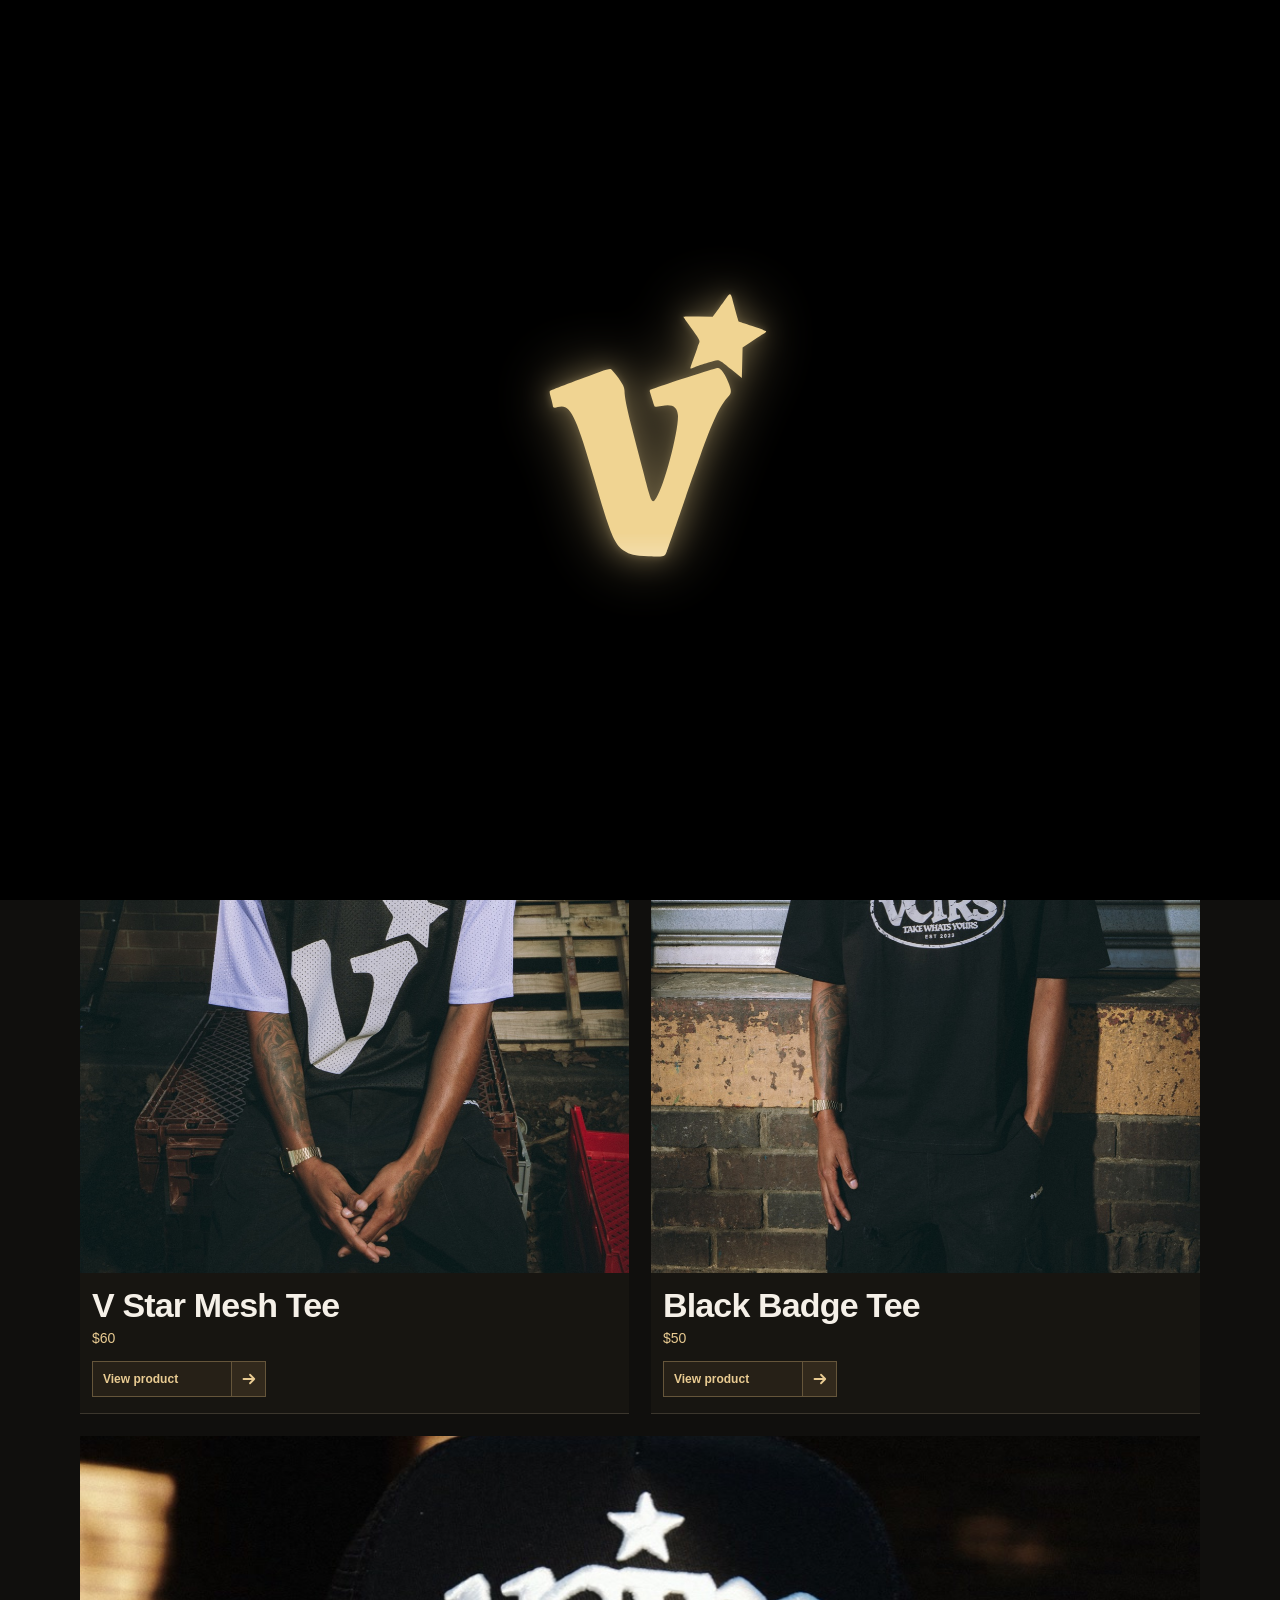
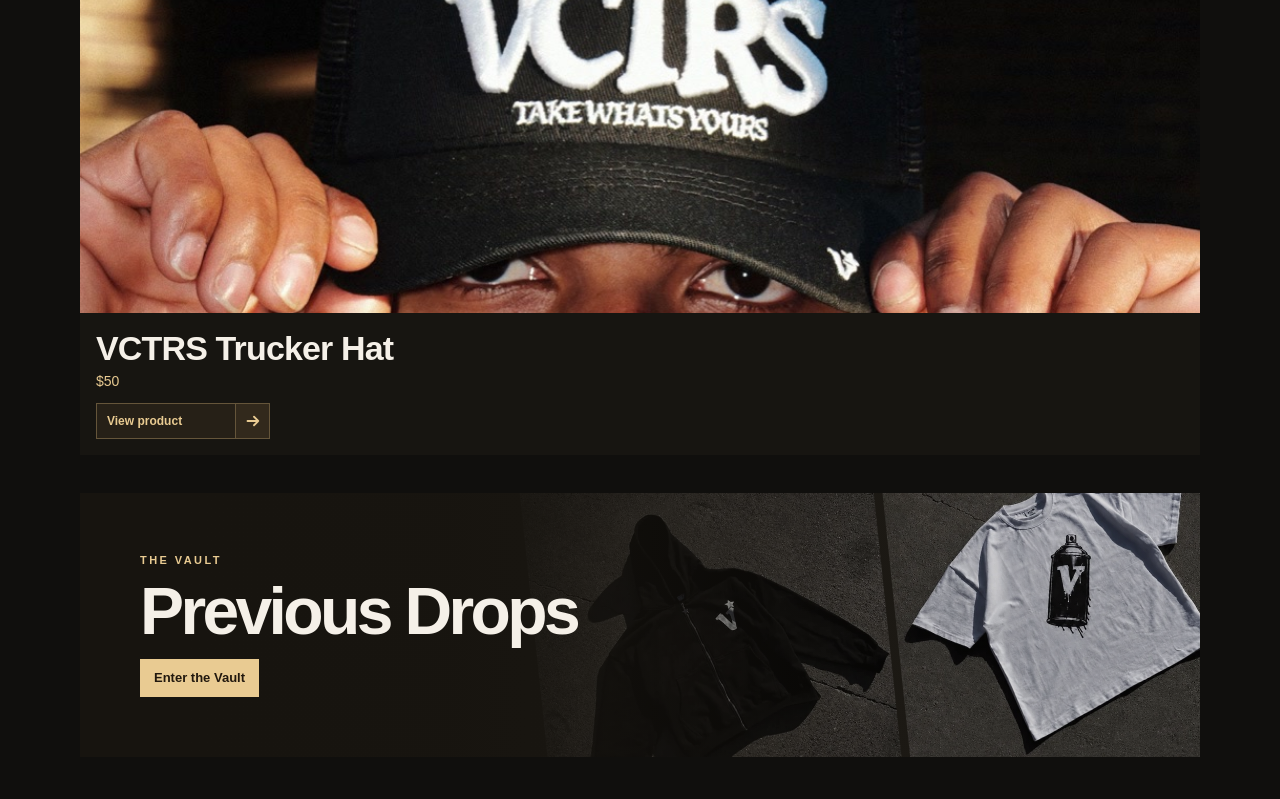
<file: index.html>
<!doctype html>
<html lang="en-AU">
<head>
<meta charset="utf-8">
<meta name="robots" content="noindex, nofollow">
<meta name="viewport" content="width=device-width, initial-scale=1">
<title>VCTRS — Storefront</title>
<link rel="icon" href="assets/v-star.svg" type="image/svg+xml">
<link rel="stylesheet" href="shop-panels.css?v=4">
<link rel="stylesheet" href="vault-transition.css?v=1">
<script src="vault-transition.js?v=1"></script>
<style>
:root{color-scheme:dark;--ink:#100f0d;--paper:#f5f0e8;--gold:#e9cb92;--muted:#bdb6a9;--rule:#3b362d}
*{box-sizing:border-box}
body{margin:0;background:var(--ink);color:var(--paper);font:16px/1.4 Arial,sans-serif}
a,button,select{color:inherit}
button,select{font:inherit;cursor:pointer}
button:focus-visible,a:focus-visible,select:focus-visible{outline:2px solid var(--gold);outline-offset:4px}
[hidden]{display:none!important}
#store{--storebar-height:63px}
.store-top{position:sticky;top:0;z-index:3}
.kicker{color:var(--gold);font-size:11px;font-weight:700;letter-spacing:.22em;text-transform:uppercase}
.wrap{width:min(1120px,calc(100% - 48px));margin-inline:auto}
.storebar{min-height:var(--storebar-height);display:flex;align-items:center}
.logo{display:block;flex:none;width:94px;height:35px;background:var(--paper);mask:url('assets/wordmark.svg') center/contain no-repeat}
.campaign{height:clamp(310px,56svh,620px);position:relative;isolation:isolate;overflow:hidden;background:var(--ink)}
.campaign video{position:absolute;inset:0;width:100%;height:100%;object-fit:cover;mask-image:linear-gradient(to bottom,transparent 3%,#000c 18%,#000d 40%,#0009 70%,transparent 96%)}
.campaign-copy{position:relative;z-index:1;height:100%;display:flex;flex-direction:column;align-items:flex-start;justify-content:flex-end;padding-bottom:24px}
.campaign-play{position:absolute;z-index:2;top:14px;right:max(14px,calc((100% - 1120px)/2));min-height:44px;padding:7px 13px;border:1px solid #e9cb9299;background:#17130deb;color:var(--gold);font-size:13px;font-weight:700}
.campaign-play:hover{background:var(--gold);color:#21180e}
h1,h2,h3,p{margin:0}
h1{font:900 clamp(56px,11vw,142px)/.84 Arial,sans-serif;letter-spacing:-.085em;text-transform:uppercase;margin:7px 0 16px;text-shadow:0 2px 20px #0005}
.scroll-link{display:inline-flex;align-items:center;gap:14px;min-height:50px;font-size:11px;font-weight:700;text-decoration:none;text-transform:uppercase;letter-spacing:.16em;padding:0 3px 0 0}
.drop-cue{display:grid;place-items:center;width:45px;height:45px;color:var(--gold)}
.drop-cue svg{width:28px;height:28px;fill:none;stroke:currentColor;stroke-width:2.6;stroke-linecap:square;stroke-linejoin:miter;transform:scaleX(1.35)}
.scroll-link:is(:hover,:focus-visible) .drop-cue{color:#ffe2ac}
@media(prefers-reduced-motion:no-preference){
 body:not(.opening) .drop-cue svg{animation:drop-nudge 820ms ease-out 2}
 @keyframes drop-nudge{0%,100%{transform:translateY(0) scaleX(1.35)}45%{transform:translateY(6px) scaleX(1.5)}}
}
.products{padding:20px 0 38px;scroll-margin-top:66px}
.cards{display:grid;grid-template-columns:repeat(2,minmax(0,1fr));gap:clamp(10px,2vw,22px)}
.card{min-width:0;background:#171511;border-bottom:1px solid var(--rule)}
.card:last-child{border-bottom:0}
.card[data-product=hat]{grid-column:1/-1}
.photo{display:block;width:100%;height:auto;aspect-ratio:4/5;object-fit:cover;object-position:center 35%;background:#28231d}
.card[data-product=hat] .photo{aspect-ratio:2.35/1;object-position:center 29%}
.detail{display:block;padding:13px 12px 16px}
.card[data-product=hat] .detail{padding:16px}
.detail .product-name{display:block;font-weight:700;font-size:clamp(15px,3vw,34px);line-height:1.12;letter-spacing:-.025em}
.price{display:block;margin-top:5px;color:var(--gold);font-size:14px}
.footer{padding:0 0 42px;scroll-margin-top:100px}
.vault-link{display:flex;position:relative;isolation:isolate;align-items:center;overflow:hidden;min-height:250px;padding:clamp(24px,5vw,60px);background:#1d1a15;text-decoration:none}
.vault-link::after{content:'';position:absolute;inset:0;z-index:-1;background:linear-gradient(90deg,#17140f 9%,#17140ff5 33%,#17140f30 75%,#17140f26)}
.vault-photos{position:absolute;z-index:-2;inset:-12% -2% -12% 43%;display:grid;grid-template-columns:1fr 1fr;gap:8px;transform:rotate(-6deg) scale(1.08);filter:saturate(.55)}
.vault-photos img{width:100%;height:100%;min-height:0;object-fit:cover;display:block}
.vault-copy{display:grid;justify-items:start;gap:12px}
.vault-copy h2{font-size:clamp(32px,5.5vw,66px);line-height:.92;letter-spacing:-.055em}
.vault-action{display:inline-flex;align-items:center;margin-top:6px;padding:10px 14px;background:var(--gold);color:#21180e;font-size:13px;font-weight:700}
.vault-link:is(:hover,:focus-visible) .vault-action{background:#ffe2ac}
.opener{position:fixed;inset:0;z-index:5;background:#000;transition:opacity .22s ease;display:grid;place-items:center}
.opener.fade{opacity:0;pointer-events:none}
.opener iframe{position:absolute;inset:0;width:100%;height:100%;border:0;pointer-events:none}
body.opening{overflow:hidden}
@media(max-width:650px){
 .wrap{width:calc(100% - 28px)}
 #store{--storebar-height:52px}
 .logo{width:74px;height:28px}
 .campaign{height:clamp(280px,51svh,500px)}
 .campaign-copy{padding-bottom:15px}
 .vault-link{min-height:204px}
 .vault-photos{left:27%;right:-15%}
 .vault-link::after{background:linear-gradient(90deg,#17140f 3%,#17140fe8 31%,#17140f45 94%)}
 .card[data-product=hat] .photo{aspect-ratio:4/3}
 .detail{display:block;padding:10px 8px 13px}
}
@media(prefers-reduced-motion:reduce){.opener{transition:none}}

.product-open{display:block;width:100%;padding:0;border:0;background:transparent;text-align:left}
.product-open:hover .photo{filter:brightness(1.08)}
.product-open:focus-visible{outline-offset:-3px}
.view{display:grid;grid-template-columns:minmax(0,1fr) 34px;align-items:stretch;width:min(100%,174px);min-height:36px;margin-top:12px;background:#262017;border:1px solid #65553a;color:var(--gold);font-size:12px;font-weight:700}
.view-label{align-self:center;padding:6px 5px 6px 10px}
.view-icon{display:grid;place-items:center;border-left:1px solid #65553a;background:#32291c}
.action-arrow{width:16px;height:16px;fill:none;stroke:currentColor;stroke-width:1.8;stroke-linecap:round;stroke-linejoin:round}
.product-open:is(:hover,:focus-visible) .view{border-color:var(--gold)}
.product-open:is(:hover,:focus-visible) .view-icon{background:var(--gold);border-color:var(--gold);color:#21180e}
</style>
</head>
<body>
<svg aria-hidden="true" width="0" height="0" style="position:absolute">
  <symbol id="arrow-right" viewBox="0 0 16 16"><path d="M2.5 8h10.75M9 3.75 13.25 8 9 12.25"/></symbol>
</svg>
<div id="store">
  <div class="store-top">
    <div class="cart-rail wrap">
      <button class="floating-cart" id="floating-cart" type="button" aria-haspopup="dialog" aria-controls="cart-dialog">
        <span class="floating-cart-label">
          <svg viewBox="0 0 24 24" aria-hidden="true"><path d="M5 8h14l1.25 12H3.75L5 8Z"/><path d="M9 9V6a3 3 0 0 1 6 0v3"/></svg>
          <span>Cart</span><span class="floating-cart-count" id="floating-cart-count">0</span>
        </span>
        <span class="floating-cart-subtotal" id="floating-cart-subtotal" hidden></span>
      </button>
    </div>
  </div>
  <header class="storebar wrap">
    <div class="logo" role="img" aria-label="VCTRS"></div>
  </header>
  <main>
    <section class="campaign" aria-labelledby="drop-title">
      <video id="campaign" src="assets/campaign.mp4" poster="assets/campaign.jpg" muted playsinline loop preload="metadata" aria-hidden="true"></video>
      <button class="campaign-play" type="button" hidden>Play video</button>
      <div class="campaign-copy wrap">
        <span class="kicker">VCTRS · Latest release</span>
        <h1 id="drop-title">New Drop</h1>
        <a class="scroll-link" href="#products">Shop the drop <span class="drop-cue" aria-hidden="true"><svg viewBox="0 0 24 24"><path d="m6 9 6 6 6-6"/></svg></span></a>
      </div>
    </section>
    <section id="products" class="products wrap" aria-label="New drop products">
      <div class="cards">
        <article class="card" data-product="mesh">
          <button class="product-open" type="button" aria-label="View V Star Mesh Tee">
            <img class="photo" src="assets/mesh.jpg" alt="V Star Mesh Tee with a large V and star on the front" width="1067" height="1600">
            <span class="detail"><span class="product-name">V Star Mesh Tee</span><span class="price">$60</span><span class="view"><span class="view-label">View product</span><span class="view-icon" aria-hidden="true"><svg class="action-arrow"><use href="#arrow-right"/></svg></span></span></span>
          </button>
        </article>
        <article class="card" data-product="badge">
          <button class="product-open" type="button" aria-label="View Black Badge Tee">
            <img class="photo" src="assets/badge.jpg" alt="Black Badge Tee with a white VCTRS badge on the chest" width="1067" height="1600">
            <span class="detail"><span class="product-name">Black Badge Tee</span><span class="price">$50</span><span class="view"><span class="view-label">View product</span><span class="view-icon" aria-hidden="true"><svg class="action-arrow"><use href="#arrow-right"/></svg></span></span></span>
          </button>
        </article>
        <article class="card" data-product="hat">
          <button class="product-open" type="button" aria-label="View VCTRS Trucker Hat">
            <img class="photo" src="assets/hat.jpg" alt="Black VCTRS Trucker Hat with white embroidery" width="1067" height="1600">
            <span class="detail"><span class="product-name">VCTRS Trucker Hat</span><span class="price">$50</span><span class="view"><span class="view-label">View product</span><span class="view-icon" aria-hidden="true"><svg class="action-arrow"><use href="#arrow-right"/></svg></span></span></span>
          </button>
        </article>
      </div>
    </section>
  </main>
  <footer class="footer wrap" id="previous-drops">
    <a class="vault-link" href="vault-preview/index.html?v=2#vault" aria-labelledby="vault-heading vault-action">
      <div class="vault-photos" aria-hidden="true">
        <img src="assets/vault-hoodie.webp" loading="lazy" alt="">
        <img src="assets/vault-tee.webp" loading="lazy" alt="">
      </div>
      <div class="vault-copy">
        <p class="kicker">The Vault</p>
        <h2 id="vault-heading">Previous Drops</h2>
        <span class="vault-action" id="vault-action">Enter the Vault</span>
      </div>
    </a>
  </footer>
</div>
<dialog id="product-dialog" aria-labelledby="product-name">
  <div class="dialog-bar">
    <span class="kicker">VCTRS · New Drop</span>
    <form method="dialog"><button class="close" type="submit" aria-label="Close product" autofocus>×</button></form>
  </div>
  <form class="buy" id="buy">
    <div class="dialog-body">
      <div class="gallery">
        <div class="gallery-stage">
          <img class="gallery-photo" id="gallery-photo" alt="">
          <button class="gallery-nav" id="gallery-prev" type="button" aria-label="Previous photo"><svg class="action-arrow" aria-hidden="true"><use href="#arrow-right"/></svg></button>
          <button class="gallery-nav" id="gallery-next" type="button" aria-label="Next photo"><svg class="action-arrow" aria-hidden="true"><use href="#arrow-right"/></svg></button>
        </div>
        <div class="gallery-meta"><div class="thumbs" id="thumbs" aria-label="Product photos"></div><span class="gallery-count" id="gallery-count" aria-live="polite"></span></div>
      </div>
      <div class="buy-details">
        <div><h2 id="product-name"></h2><p id="product-price" class="price"></p></div>
        <fieldset id="size-field" class="size-field">
          <legend>Size</legend>
          <div class="size-options" id="size-options"></div>
        </fieldset>
        <p id="product-fit" class="product-fit" hidden></p>
        <div class="buy-quantity">
          <span id="quantity-label">Quantity</span>
          <div class="quantity-stepper" role="group" aria-labelledby="quantity-label">
            <button class="step-btn" id="qty-minus" type="button" aria-label="Decrease quantity" disabled>−</button>
            <output id="qty-value" aria-label="Quantity">1</output>
            <button class="step-btn" id="qty-plus" type="button" aria-label="Increase quantity" disabled>+</button>
          </div>
        </div>
        <p class="stock-note" id="stock-note" role="status"></p>
      </div>
    </div>
    <div class="dialog-actions">
      <button class="add" type="submit" disabled><span id="add-label">Select a size</span><span id="add-total"></span></button>
    </div>
  </form>
</dialog>
<dialog id="cart-dialog" class="cart" aria-labelledby="cart-title">
  <div class="dialog-bar">
    <h2 id="cart-title">Your cart</h2>
    <form method="dialog"><button class="close" type="submit" aria-label="Close cart" autofocus>×</button></form>
  </div>
  <div class="bag-body">
    <p class="cart-feedback" id="cart-feedback" role="status" hidden></p>
    <ul class="bag-list" id="bag-list"></ul>
    <p class="bag-empty" id="bag-empty">Your cart is empty.</p>
    <dl class="bag-totals" id="bag-totals" hidden>
      <div><dt>Subtotal</dt><dd id="subtotal"></dd></div>
      <div><dt>Flat shipping</dt><dd>$10</dd></div>
      <div class="order-total"><dt><strong>Total</strong></dt><dd><strong id="total"></strong></dd></div>
    </dl>
  </div>
  <div class="cart-actions">
    <button class="checkout-button" id="checkout-start" type="button" hidden><span>Checkout</span><span id="checkout-cta-total"></span></button>
    <form method="dialog"><button class="keep-shopping" type="submit">Keep shopping</button></form>
    <p class="note">Demo cart · No payments</p>
  </div>
</dialog>
<dialog id="checkout-dialog" aria-labelledby="checkout-title">
  <div class="dialog-bar">
    <h2 id="checkout-title">Checkout</h2>
    <form method="dialog"><button class="close" type="submit" aria-label="Close checkout" autofocus>×</button></form>
  </div>
  <div class="checkout-stage" id="checkout-review">
    <div class="checkout-body">
      <span class="kicker">Demo checkout</span>
      <h3 class="checkout-heading">Review your order</h3>
      <ul class="checkout-items" id="checkout-items"></ul>
      <dl class="bag-totals">
        <div><dt>Subtotal</dt><dd id="checkout-subtotal"></dd></div>
        <div><dt>Flat shipping</dt><dd>$10</dd></div>
        <div class="order-total"><dt><strong>Total</strong></dt><dd><strong id="checkout-total"></strong></dd></div>
      </dl>
    </div>
    <div class="cart-actions">
      <button class="checkout-button" id="place-demo-order" type="button">Place demo order</button>
      <button class="checkout-back" id="checkout-back" type="button">Back to cart</button>
    </div>
  </div>
  <div class="checkout-stage" id="checkout-confirmation" hidden>
    <div class="checkout-body checkout-success">
      <span class="order-check" aria-hidden="true"><svg viewBox="0 0 24 24"><path d="m5 12 5 5 9-10"/></svg></span>
      <h3 class="checkout-heading">Demo order complete</h3>
      <p class="checkout-note">Order total <strong id="checkout-placed-total"></strong>. No payment was taken.</p>
    </div>
    <div class="cart-actions">
      <form method="dialog"><button class="keep-shopping" id="checkout-done" type="submit">Continue shopping</button></form>
    </div>
  </div>
</dialog>
<div class="opener" hidden>
</div>
<script>
const opener = document.querySelector('.opener');
const messageOrigin = location.protocol === 'file:' ? '*' : location.origin;
const openerOrigin = location.protocol === 'file:' ? 'null' : location.origin;
const campaign = document.querySelector('#campaign');
const campaignPlay = document.querySelector('.campaign-play');
const store = document.querySelector('#store');
const reducedMotion = matchMedia('(prefers-reduced-motion: reduce)');
const inDevicePreview = new URLSearchParams(location.search).has('device');
let endingTimer;
let stallTimer;
let openerFrame;
let campaignAttempt = 0;
let campaignStartTimer;

const archiveLink = document.querySelector('.vault-link');
if (inDevicePreview) archiveLink.href = 'vault-preview/index.html?device=1&v=2#vault';
archiveLink.addEventListener('click', event => {
  if (!window.vctrsVaultTransition || event.button !== 0 || event.metaKey || event.ctrlKey || event.shiftKey || event.altKey) return;
  event.preventDefault();
  window.vctrsVaultTransition.leave('enter', archiveLink.href);
});
window.vctrsVaultTransition?.arrive('exit');
function hideCampaignPlay(){
  clearTimeout(campaignStartTimer);
  if (document.activeElement === campaignPlay) {
    document.querySelector('.scroll-link').focus({preventScroll:true});
  }
  campaignPlay.hidden = true;
}
function playCampaign(){
  const attempt = ++campaignAttempt;
  clearTimeout(campaignStartTimer);
  function offerPlay(){
    if (attempt !== campaignAttempt) return;
    clearTimeout(campaignStartTimer);
    campaignPlay.hidden = false;
  }
  // Safari can require a tap, even for muted inline video in Low Power Mode.
  campaignStartTimer = setTimeout(offerPlay, 4000);
  campaign.play().then(() => {
    if (attempt === campaignAttempt) hideCampaignPlay();
  }).catch(offerPlay);
}
campaignPlay.addEventListener('click', playCampaign);
function revealStore(){
  if (opener.hidden || opener.classList.contains('fade')) return;
  clearTimeout(stallTimer);
  opener.classList.add('fade');
  document.body.classList.remove('opening');
  store.inert = false;
  endingTimer = setTimeout(() => {
    opener.hidden = true;
    openerFrame?.remove();
    openerFrame = undefined;
  }, 230);
  playCampaign();
}
function playOpening(){
  clearTimeout(endingTimer);
  clearTimeout(stallTimer);
  window.scrollTo(0,0);
  campaignAttempt++;
  hideCampaignPlay();
  campaign.pause();
  opener.hidden = false;
  opener.classList.remove('fade');
  document.body.classList.add('opening');
  store.inert = true;
  openerFrame?.remove();
  openerFrame = document.createElement('iframe');
  openerFrame.title = 'VCTRS opening film';
  openerFrame.tabIndex = -1;
  openerFrame.setAttribute('aria-hidden', 'true');
  openerFrame.allow = 'autoplay';
  openerFrame.src = 'production-opener.html?embedded=1';
  opener.prepend(openerFrame);
  stallTimer = setTimeout(revealStore, 18000);
}
window.addEventListener('message', event => {
  if (!openerFrame || event.source !== openerFrame.contentWindow || event.origin !== openerOrigin || opener.classList.contains('fade')) return;
  if (event.data?.type === 'vctrs-opener-ready') {
    openerFrame.contentWindow.postMessage({type:'vctrs-opener-start'}, messageOrigin);
  } else if (event.data?.type === 'vctrs-opener-complete') {
    revealStore();
  }
});
if (!reducedMotion.matches && !inDevicePreview && location.hash !== '#previous-drops') playOpening();
else playCampaign();
</script>
<script src="shop.js?v=5"></script>
</body>
</html>
</file>
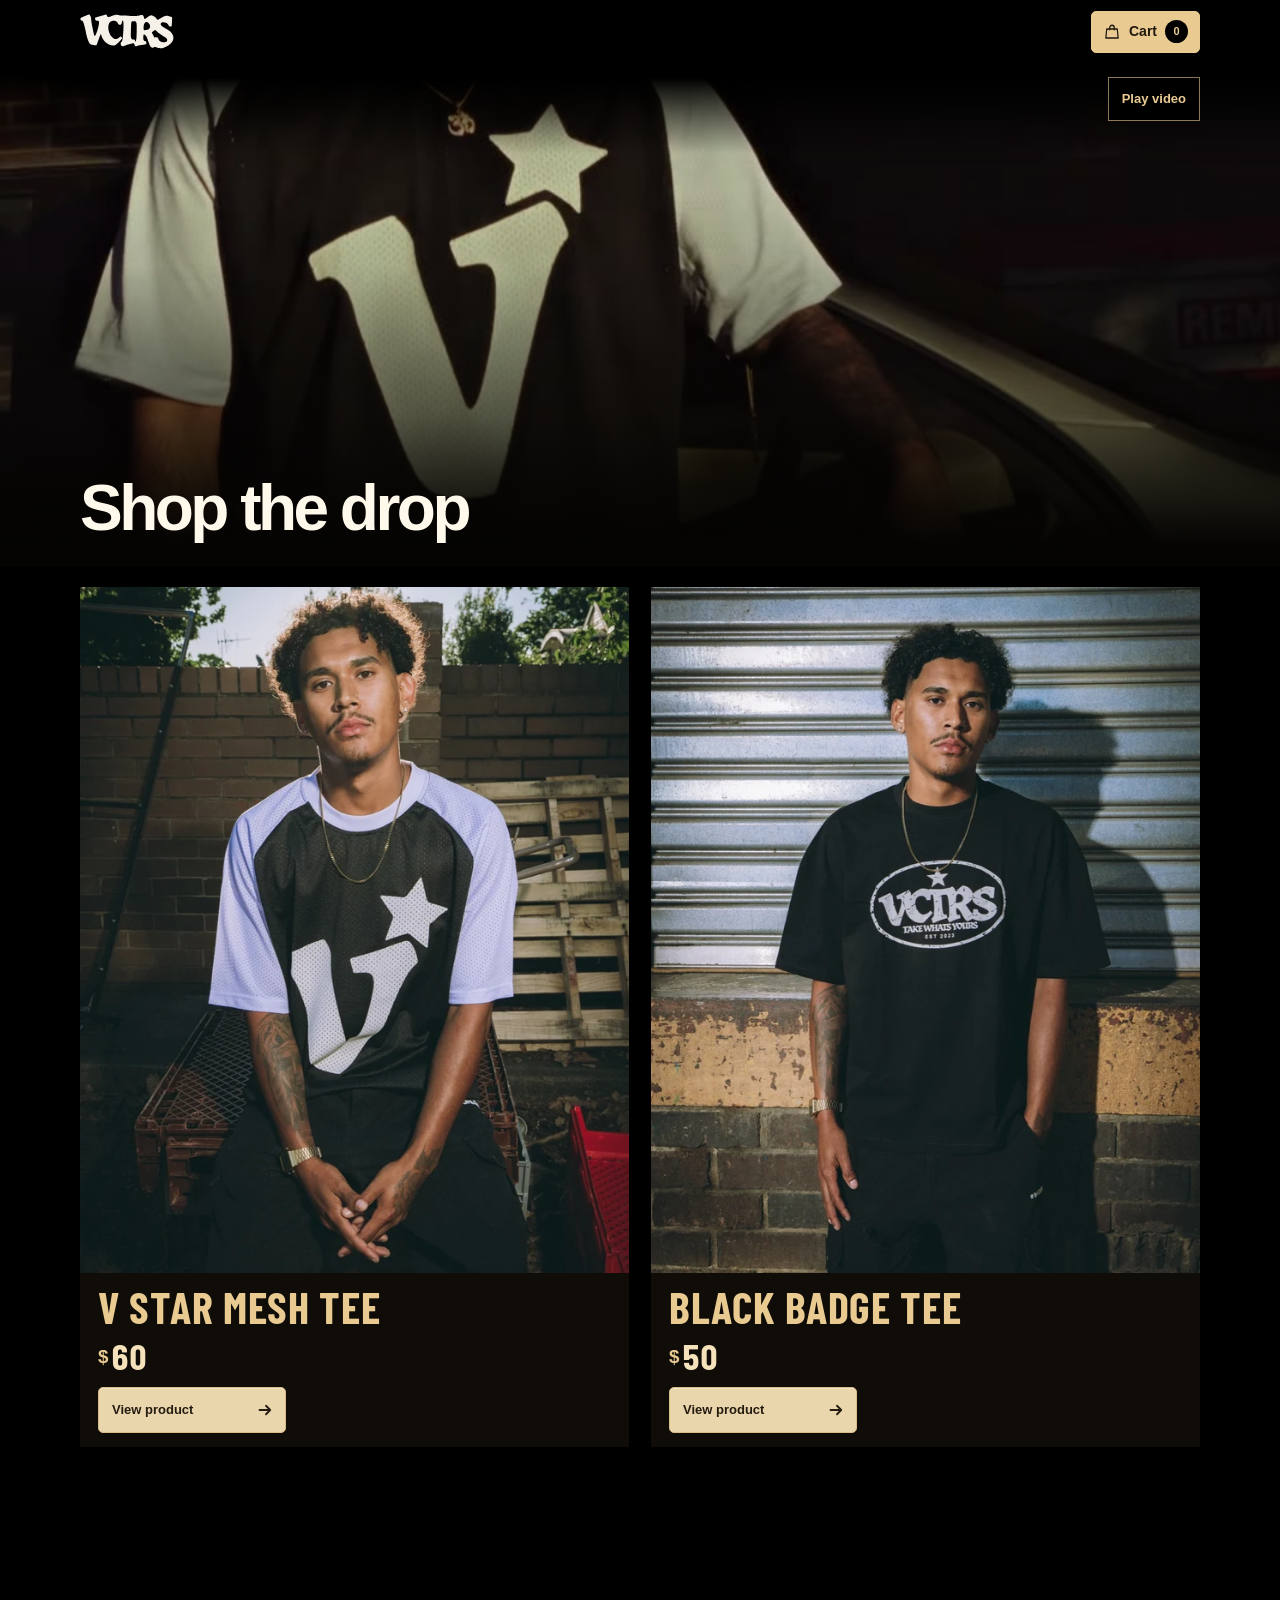
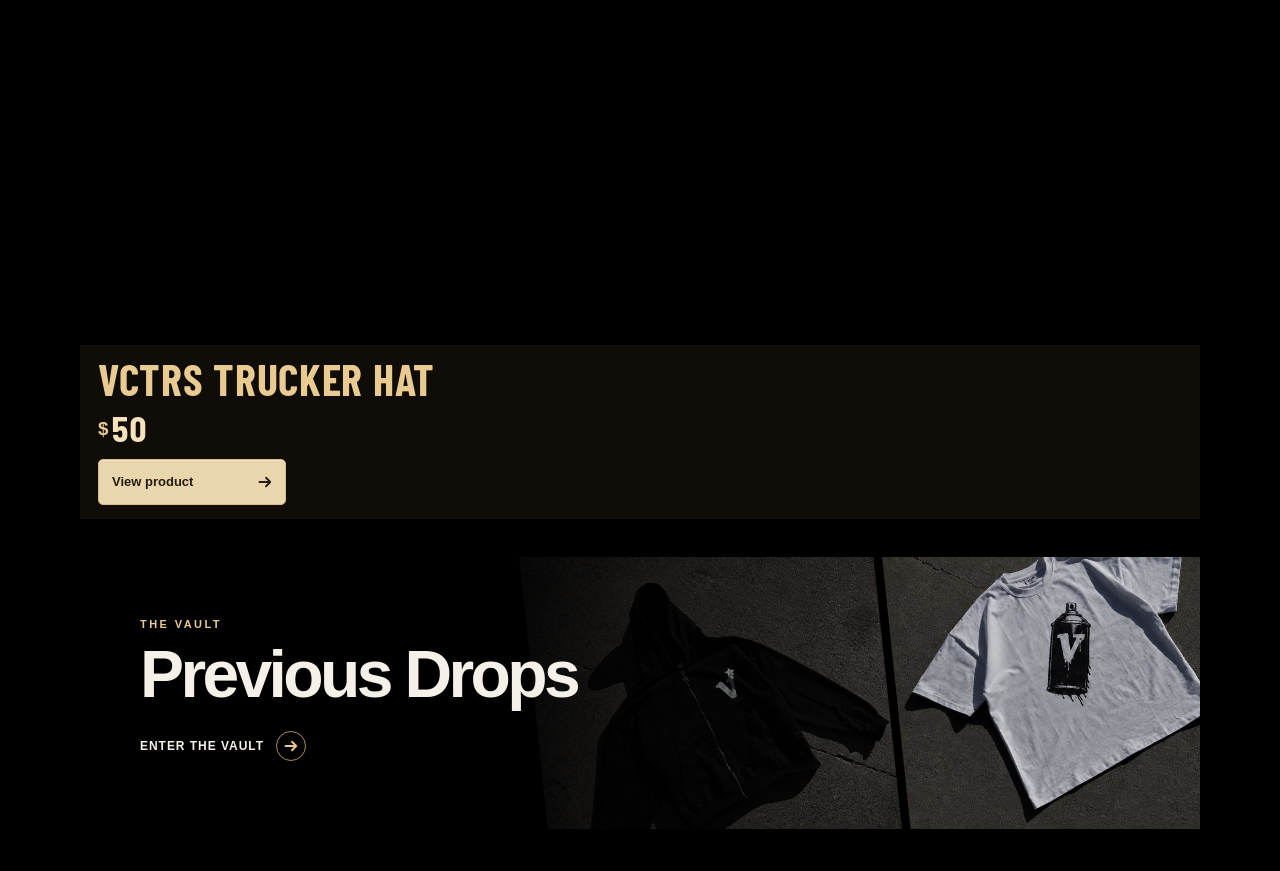
<file: tee-peek/index.html>
<!doctype html>
<html lang="en-AU" class="gold-stamp">
<head>
<meta charset="utf-8">
<meta name="robots" content="noindex, nofollow">
<meta name="viewport" content="width=device-width, initial-scale=1">
<title>VCTRS — Store</title>
<link rel="icon" href="assets/v-star.svg" type="image/svg+xml">
<link rel="stylesheet" href="shop-panels.css?v=35">
<link rel="stylesheet" href="vault-transition.css?v=1">
<link rel="stylesheet" href="vault-shell.css?v=1">
<script src="vault-shell.js?v=1" defer></script>
<style>
:root{color-scheme:dark;--ink:#000;--paper:#f5f0e8;--gold:#e9cb92;--muted:#bdb6a9;--rule:#333}
*{box-sizing:border-box}
body{margin:0;background:var(--ink);color:var(--paper);font:16px/1.4 Arial,sans-serif}
a,button,select{color:inherit}
button,select{font:inherit;cursor:pointer}
button:focus-visible,a:focus-visible,select:focus-visible{outline:2px solid var(--gold);outline-offset:4px}
[hidden]{display:none!important}
#store{--storebar-height:63px}
.store-top{position:sticky;top:0;z-index:3}
.kicker{color:var(--gold);font-size:11px;font-weight:700;letter-spacing:.22em;text-transform:uppercase}
.wrap{width:min(1120px,calc(100% - 48px));margin-inline:auto}
.storebar{min-height:var(--storebar-height);display:flex;align-items:center}
.logo{display:block;flex:none;width:94px;height:35px;background:var(--paper);mask:url('assets/wordmark.svg') center/contain no-repeat}
.campaign{height:clamp(310px,56svh,620px);position:relative;isolation:isolate;overflow:hidden;background:var(--ink)}
.campaign video{position:absolute;inset:0;width:100%;height:100%;object-fit:cover;mask-image:linear-gradient(to bottom,transparent 3%,#000c 18%,#000d 40%,#0009 70%,transparent 96%)}
.campaign-copy{position:relative;z-index:1;height:100%;display:flex;flex-direction:column;align-items:flex-start;justify-content:flex-end;padding-bottom:24px}
.campaign-play{position:absolute;z-index:2;top:14px;right:max(14px,calc((100% - 1120px)/2));min-height:44px;padding:7px 13px;border:1px solid #e9cb9299;background:#000;color:var(--gold);font-size:13px;font-weight:700}
.campaign-play:hover{background:var(--gold);color:#21180e}
h1,h2,h3,p{margin:0}
h1{font:900 clamp(56px,11vw,142px)/.84 Arial,sans-serif;letter-spacing:-.085em;text-transform:uppercase;margin:7px 0 16px;text-shadow:0 2px 20px #0005}
.products{padding:20px 0 38px;scroll-margin-top:66px}
.cards{display:grid;grid-template-columns:repeat(2,minmax(0,1fr));gap:clamp(10px,2vw,22px)}
.card{min-width:0;background:#000;border:0}
.card:last-child{border-bottom:0}
.card[data-product=hat]{grid-column:1/-1}
.photo{display:block;width:100%;height:auto;aspect-ratio:4/5;object-fit:cover;object-position:center 35%;background:#000}
.tee-photos{position:relative;display:block;aspect-ratio:4/5;overflow:hidden;isolation:isolate}
.tee-photos .photo{position:absolute;inset:0;height:100%;opacity:0}
.tee-photos .is-current{opacity:1;z-index:1}
.tee-photos .is-outgoing{z-index:2;animation:tee-fade-out 1.1s ease-in-out both}
@keyframes tee-fade-out{from{opacity:1}to{opacity:0}}
@media(prefers-reduced-motion:reduce){.tee-photos .is-outgoing{animation:none}}
.card[data-product=hat] .photo{aspect-ratio:2.35/1;object-position:center 29%}
.detail{display:block;padding:13px 12px 16px}
.card[data-product=hat] .detail{padding:16px}
.detail .product-name{display:block;font-weight:700;font-size:clamp(15px,3vw,34px);line-height:1.12;letter-spacing:-.025em}
.price{display:block;margin-top:5px;color:var(--gold);font-size:14px}
.footer{padding:0 0 42px;scroll-margin-top:100px}
.vault-link{display:flex;position:relative;isolation:isolate;align-items:center;overflow:hidden;min-height:250px;padding:clamp(24px,5vw,60px);background:#000;text-decoration:none}
.vault-link::after{content:'';position:absolute;inset:0;z-index:-1;background:linear-gradient(90deg,#000 9%,#000000f5 33%,#00000030 75%,#00000026)}
.vault-photos{position:absolute;z-index:-2;inset:-12% -2% -12% 43%;display:grid;grid-template-columns:1fr 1fr;gap:8px;transform:rotate(-6deg) scale(1.08);filter:saturate(.55)}
.vault-photos img{width:100%;height:100%;min-height:0;object-fit:cover;display:block}
.vault-copy{display:grid;justify-items:start;gap:12px}
.vault-copy h2{font-size:clamp(32px,5.5vw,66px);line-height:.92;letter-spacing:-.055em}
.vault-action{display:inline-flex;align-items:center;margin-top:6px;padding:10px 14px;background:var(--gold);color:#21180e;font-size:13px;font-weight:700}
.vault-link:is(:hover,:focus-visible) .vault-action{background:#ffe2ac}
.opener{position:fixed;inset:0;z-index:5;background:#000;transition:opacity .22s ease;display:grid;place-items:center}
.opener.fade{opacity:0;pointer-events:none}
.opener iframe{position:absolute;inset:0;width:100%;height:100%;border:0;pointer-events:none}
body.opening{overflow:hidden}
@media(max-width:650px){
 .wrap{width:calc(100% - 28px)}
 #store{--storebar-height:52px}
 .logo{width:74px;height:28px}
 .campaign{height:clamp(280px,51svh,500px)}
 .campaign-copy{padding-bottom:15px}
 .vault-link{min-height:204px}
 .vault-photos{left:27%;right:-15%}
 .vault-link::after{background:linear-gradient(90deg,#000 3%,#000000e8 31%,#00000045 94%)}
 .card[data-product=hat] .photo{aspect-ratio:4/3}
 .detail{display:block;padding:10px 8px 13px}
}
@media(prefers-reduced-motion:reduce){.opener{transition:none}}

.product-open{display:block;width:100%;padding:0;border:0;background:transparent;text-align:left}
.product-open:hover .photo{filter:brightness(1.08)}
.product-open:focus-visible{outline-offset:-3px}
.view{display:grid;grid-template-columns:minmax(0,1fr) 34px;align-items:stretch;width:min(100%,174px);min-height:36px;margin-top:12px;background:#000;border:1px solid #444;color:var(--gold);font-size:12px;font-weight:700}
.view-label{align-self:center;padding:6px 5px 6px 10px}
.view-icon{display:grid;place-items:center;border-left:1px solid #444;background:#000}
.action-arrow{width:16px;height:16px;fill:none;stroke:currentColor;stroke-width:1.8;stroke-linecap:round;stroke-linejoin:round}
.product-open:is(:hover,:focus-visible) .view{border-color:var(--gold)}
.product-open:is(:hover,:focus-visible) .view-icon{background:#000;border-color:var(--gold);color:var(--gold)}
@media(max-width:650px){
}
</style>
<link rel="stylesheet" href="gold-stamp.css">
<link rel="stylesheet" href="release-preview.css?v=44">
<script>
  if (new URLSearchParams(location.search).get('controls') === 'clean') {
    const styles = document.createElement('link');
    styles.rel = 'stylesheet';
    styles.href = 'product-controls.css?v=43';
    document.head.append(styles);
  }
</script>
</head>
<body>
<svg aria-hidden="true" width="0" height="0" style="position:absolute">
  <symbol id="arrow-right" viewBox="0 0 16 16"><path d="M2.5 8h10.75M9 3.75 13.25 8 9 12.25"/></symbol>
</svg>
<div id="store">
  <div class="store-top">
    <div class="cart-rail wrap">
      <button class="floating-cart" id="floating-cart" type="button" aria-haspopup="dialog" aria-controls="cart-dialog">
        <span class="floating-cart-label">
          <svg viewBox="0 0 24 24" aria-hidden="true"><path d="M5 8h14l1.25 12H3.75L5 8Z"/><path d="M9 9V6a3 3 0 0 1 6 0v3"/></svg>
          <span>Cart</span><span class="floating-cart-count" id="floating-cart-count">0</span>
        </span>
        <span class="floating-cart-subtotal" id="floating-cart-subtotal" hidden></span>
      </button>
    </div>
  </div>
  <header class="storebar wrap">
    <div class="logo" role="img" aria-label="VCTRS"></div>
  </header>
  <main>
    <section class="campaign" aria-labelledby="drop-title">
      <video id="campaign" data-src="assets/optimized/nov7-reel-trimmed-wide.mp4" data-compact-src="assets/optimized/nov7-reel-trimmed-compact.mp4" poster="assets/optimized/nov7-reel-poster.jpg" muted playsinline loop preload="none" aria-hidden="true"></video>
      <button class="campaign-play" type="button" hidden>Play video</button>
      <div class="campaign-copy wrap">
        <h1 id="drop-title" tabindex="-1">Shop the drop</h1>
      </div>
    </section>
    <section id="products" class="products wrap" aria-label="New drop products">
      <p id="catalog-message" class="catalog-message" role="status" hidden></p>
      <div class="cards">
        <article class="card stamp-card" data-product="mesh">
          <button class="product-open" type="button" aria-label="View V Star Mesh Tee">
            <span class="tee-photos" aria-hidden="true"><img class="photo is-current" src="assets/optimized/mesh-640.webp" srcset="assets/optimized/mesh-640.webp 640w, assets/optimized/mesh.webp 1067w" sizes="(max-width: 650px) calc((100vw - 38px) / 2), 550px" loading="lazy" decoding="async" alt="V Star Mesh Tee with a large V and star on the front" width="1067" height="1600"></span>
            <span class="detail"><span class="product-name">V Star Mesh Tee</span><span class="price"><span class="currency">$</span>60</span><span class="view"><span class="view-depth" aria-hidden="true"></span><span class="view-surface" aria-hidden="true"></span><span class="view-light" aria-hidden="true"></span><span class="view-label">View product</span><span class="view-icon" aria-hidden="true"><svg class="action-arrow"><use href="#arrow-right"/></svg></span></span></span>
          </button>
        </article>
        <article class="card stamp-card" data-product="badge">
          <button class="product-open" type="button" aria-label="View Black Badge Tee">
            <span class="tee-photos" aria-hidden="true"><img class="photo is-current" src="assets/optimized/badge-640.webp" srcset="assets/optimized/badge-640.webp 640w, assets/optimized/badge.webp 1067w" sizes="(max-width: 650px) calc((100vw - 38px) / 2), 550px" loading="lazy" decoding="async" alt="Black Badge Tee with a white VCTRS badge on the chest" width="1067" height="1600"></span>
            <span class="detail"><span class="product-name">Black Badge Tee</span><span class="price"><span class="currency">$</span>50</span><span class="view"><span class="view-depth" aria-hidden="true"></span><span class="view-surface" aria-hidden="true"></span><span class="view-light" aria-hidden="true"></span><span class="view-label">View product</span><span class="view-icon" aria-hidden="true"><svg class="action-arrow"><use href="#arrow-right"/></svg></span></span></span>
          </button>
        </article>
        <article class="card stamp-card" data-product="hat">
          <button class="product-open" type="button" aria-label="View VCTRS Trucker Hat">
            <img class="photo" src="assets/optimized/hat-640.webp" srcset="assets/optimized/hat-640.webp 640w, assets/optimized/hat.webp 1067w" sizes="(max-width: 650px) calc(100vw - 28px), 1120px" loading="lazy" decoding="async" alt="Black VCTRS Trucker Hat with white embroidery" width="1067" height="1600">
            <span class="detail"><span class="product-name">VCTRS Trucker Hat</span><span class="price"><span class="currency">$</span>50</span><span class="view"><span class="view-depth" aria-hidden="true"></span><span class="view-surface" aria-hidden="true"></span><span class="view-light" aria-hidden="true"></span><span class="view-label">View product</span><span class="view-icon" aria-hidden="true"><svg class="action-arrow"><use href="#arrow-right"/></svg></span></span></span>
          </button>
        </article>
      </div>
    </section>
  </main>
  <footer class="footer wrap" id="previous-drops">
    <a class="vault-link" href="vault-preview/index.html?v=2#vault" aria-labelledby="vault-heading vault-action">
      <div class="vault-photos" aria-hidden="true">
        <img src="assets/optimized/vault-hoodie.webp" loading="lazy" alt="">
        <img src="assets/optimized/vault-tee.webp" loading="lazy" alt="">
      </div>
      <div class="vault-copy">
        <p class="kicker">The Vault</p>
        <h2 id="vault-heading">Previous Drops</h2>
        <span class="vault-action" id="vault-action">Enter the Vault <svg class="action-arrow" aria-hidden="true"><use href="#arrow-right"/></svg></span>
      </div>
    </a>
  </footer>
</div>
<dialog id="product-dialog" aria-labelledby="product-name">
  <div class="dialog-bar">
    <form method="dialog"><button class="close" type="submit" aria-label="Close product" autofocus><svg viewBox="0 0 24 24" aria-hidden="true"><path d="m6 6 12 12M18 6 6 18"/></svg></button></form>
  </div>
  <form class="buy" id="buy">
    <div class="dialog-body">
      <div class="gallery" data-auto-gallery tabindex="0" role="group" aria-label="Product photos. Swipe or use the left and right arrow keys to browse.">
        <div class="gallery-stage">
          <img class="gallery-photo" id="gallery-photo" alt="" width="1067" height="1600" draggable="false">
        </div>
      </div>
      <div class="buy-details">
        <div><h2 id="product-name"></h2><p id="product-price" class="price"></p></div>
        <fieldset id="size-field" class="size-field">
          <legend>Size</legend>
          <div class="size-options" id="size-options"></div>
        </fieldset>
        <p id="product-fit" class="product-fit" hidden></p>
        <div class="buy-quantity">
          <span id="quantity-label">Quantity</span>
          <div class="quantity-stepper" role="group" aria-labelledby="quantity-label">
            <button class="step-btn" id="qty-minus" type="button" aria-label="Decrease quantity" disabled>−</button>
            <output id="qty-value" aria-label="Quantity">1</output>
            <button class="step-btn" id="qty-plus" type="button" aria-label="Increase quantity" disabled>+</button>
          </div>
        </div>
        <p class="stock-note" id="stock-note" role="status"></p>
      </div>
    </div>
    <div class="dialog-actions">
      <button class="add" type="submit" disabled><span class="add-main"><svg viewBox="0 0 24 24" aria-hidden="true"><path d="M5 8h14l1.25 12H3.75L5 8Z"/><path d="M9 9V6a3 3 0 0 1 6 0v3"/></svg><span id="add-label">Choose a size</span></span><span id="add-total"></span></button>
    </div>
  </form>
</dialog>
<dialog id="cart-dialog" class="cart" aria-labelledby="cart-title">
  <div class="dialog-bar">
    <div><h2 id="cart-title">Your cart</h2><p class="checkout-note" id="cart-count"></p></div>
    <form method="dialog"><button class="close" type="submit" aria-label="Close cart" autofocus><svg viewBox="0 0 24 24" aria-hidden="true"><path d="m6 6 12 12M18 6 6 18"/></svg></button></form>
  </div>
  <div class="bag-body">
    <p class="cart-feedback" id="cart-feedback" role="status" hidden></p>
    <ul class="bag-list" id="bag-list"></ul>
    <div class="bag-empty" id="bag-empty"><strong>Your cart is empty.</strong><p>Browse the drop to add something to your cart.</p></div>
  </div>
  <div class="cart-actions">
    <dl class="bag-totals" id="bag-totals" hidden>
      <div><dt>Subtotal</dt><dd id="subtotal"></dd></div>
      <div><dt>Australian shipping</dt><dd id="cart-shipping"></dd></div>
      <div class="order-total"><dt><strong>Estimated total (AUD)</strong></dt><dd><strong id="total"></strong></dd></div>
    </dl>
    <button class="checkout-button" id="checkout-start" type="button" hidden><span>Continue to checkout</span></button>
    <form method="dialog"><button class="keep-shopping" id="cart-continue" type="submit">Browse the drop</button></form>
  </div>
</dialog>
<dialog id="checkout-dialog" aria-labelledby="checkout-title">
  <div class="dialog-bar">
    <h2 id="checkout-title">Checkout</h2>
    <form method="dialog"><button class="close" type="submit" aria-label="Close checkout" autofocus><svg viewBox="0 0 24 24" aria-hidden="true"><path d="m6 6 12 12M18 6 6 18"/></svg></button></form>
  </div>
  <form class="checkout-stage" id="checkout-form" method="post">
    <div class="checkout-body">
      <p id="checkout-preview-note" class="catalog-message" hidden>Test checkout. Use sample details and do not transfer money.</p>
      <div class="checkout-grid">
        <div id="checkout-delivery">
          <p class="kicker">Step 1 of 3</p>
          <h3 class="checkout-heading" id="delivery-heading" tabindex="-1">Delivery details</h3>
          <p class="checkout-note">We ship within Australia. Review your order, then pay by bank transfer.</p>
          <fieldset class="checkout-fields" aria-label="Contact">
            <legend>Contact</legend>
            <label class="full-field">Full name<input name="name" autocomplete="name" maxlength="120" required></label>
            <label>Email<input name="email" type="email" autocomplete="email" maxlength="254" required></label>
            <label>Mobile number<input name="phone" type="tel" autocomplete="tel" maxlength="30" required></label>
          </fieldset>
          <fieldset class="checkout-fields" aria-label="Shipping address">
            <legend>Shipping address</legend>
            <label class="full-field">Street address<input name="address1" autocomplete="shipping street-address" maxlength="160" required></label>
            <label class="full-field">Suburb or town<input name="city" autocomplete="shipping address-level2" maxlength="100" required></label>
            <label>State or territory<select name="state" autocomplete="shipping address-level1" required>
              <option value="">Select</option><option value="ACT">ACT</option><option value="NSW">NSW</option><option value="NT">NT</option><option value="QLD">QLD</option><option value="SA">SA</option><option value="TAS">TAS</option><option value="VIC">VIC</option><option value="WA">WA</option>
            </select></label>
            <label>Postcode<input name="postcode" autocomplete="shipping postal-code" inputmode="numeric" pattern="[0-9]{4}" maxlength="4" required></label>
          </fieldset>
        </div>
        <section id="checkout-review-details" hidden aria-labelledby="review-heading">
          <p class="kicker">Step 2 of 3</p>
          <h3 class="checkout-heading" id="review-heading" tabindex="-1">Review your order</h3>
          <p class="checkout-note">Check your delivery details and total before placing your order.</p>
          <p class="review-contact" id="review-contact"></p>
          <p class="review-contact" id="review-address"></p>
          <button class="checkout-back" id="edit-delivery" type="button">Edit delivery details</button>
        </section>
        <section id="checkout-payment" hidden aria-labelledby="payment-heading">
          <p class="kicker">Step 3 of 3</p>
          <h3 class="checkout-heading" id="payment-heading" tabindex="-1">PAY NOW</h3>
          <p class="checkout-note" id="payment-instructions">Make your bank transfer now. Then return here and confirm.</p>
          <dl class="transfer-details" id="checkout-bank"></dl>
          <p class="checkout-note" id="payment-hold" hidden></p>
          <p class="checkout-note" id="payment-copy-message" role="status"></p>
          <p class="checkout-note">Your order is submitted only after you press the button below. We’ll check the deposit before shipping.</p>
        </section>
        <section id="checkout-complete" hidden aria-labelledby="complete-heading">
          <p class="kicker">Order submitted</p>
          <h3 class="checkout-heading" id="complete-heading" tabindex="-1">Thank you.</h3>
          <p class="checkout-note" id="complete-message"></p>
        </section>
        <div class="checkout-summary">
          <h3 class="checkout-heading">Your bag</h3>
          <ul class="checkout-items" id="checkout-items"></ul>
          <label class="coupon-label" for="checkout-coupon">Coupon code</label>
          <div class="coupon-entry">
            <input id="checkout-coupon" type="text" maxlength="64" autocomplete="off" autocapitalize="none" spellcheck="false" placeholder="Enter code">
            <button type="button" id="apply-coupon">Apply</button>
          </div>
          <p id="coupon-message" class="checkout-note" role="status"></p>
          <dl class="bag-totals" id="checkout-totals" hidden>
            <div><dt>Subtotal</dt><dd id="checkout-subtotal"></dd></div>
            <div><dt>Shipping</dt><dd id="checkout-shipping"></dd></div>
            <div class="order-total"><dt><strong>Total (AUD)</strong></dt><dd><strong id="checkout-total"></strong></dd></div>
          </dl>
          <div class="payment-method">
            <strong>Bank transfer</strong>
            <p class="checkout-note">Next, we’ll show the account details and your unique payment reference. We’ll ship after we confirm the deposit.</p>
          </div>
        </div>
      </div>
    </div>
    <div class="cart-actions">
      <p id="checkout-message" class="checkout-note" role="status"></p>
      <button class="checkout-back" id="resume-payment" type="button" hidden>Retry payment details</button>
      <label class="payment-confirm" hidden><input id="payment-confirm" type="checkbox" disabled><span>I confirm I’ve sent the bank transfer.</span></label>
      <button class="checkout-button" id="place-order" type="submit" disabled><span id="place-order-label">Review order</span><span id="place-order-total"></span></button>
      <button class="checkout-back" id="checkout-back" type="button">Back to cart</button>
    </div>
  </form>
</dialog>
<div class="opener" hidden>
</div>
<script>
const opener = document.querySelector('.opener');
const messageOrigin = location.protocol === 'file:' ? '*' : location.origin;
const openerOrigin = location.protocol === 'file:' ? 'null' : location.origin;
const campaign = document.querySelector('#campaign');
const campaignPlay = document.querySelector('.campaign-play');
const store = document.querySelector('#store');
const reducedMotion = matchMedia('(prefers-reduced-motion: reduce)');
const inDevicePreview = new URLSearchParams(location.search).has('device');
let endingTimer;
let stallTimer;
let openerFrame;
let campaignAttempt = 0;
let campaignStartTimer;

const archiveLink = document.querySelector('.vault-link');
if (inDevicePreview) archiveLink.href = 'vault-preview/index.html?device=1&v=2#vault';
function hideCampaignPlay(){
  clearTimeout(campaignStartTimer);
  if (document.activeElement === campaignPlay) {
    document.querySelector('#drop-title').focus({preventScroll:true});
  }
  campaignPlay.hidden = true;
}
const connection = navigator.connection;
function prefersStaticMedia() {
  return reducedMotion.matches || Boolean(connection?.saveData);
}
const constrainedConnection = connection?.saveData || /(^|-)2g$|^3g$/.test(connection?.effectiveType || '');
function playCampaign(){
  if (document.hidden || document.body.classList.contains('vault-open')) return;
  if (!campaign.getAttribute('src')) {
    const useCompactVideo = constrainedConnection || matchMedia('(max-width: 650px)').matches;
    campaign.src = useCompactVideo ? campaign.dataset.compactSrc : campaign.dataset.src;
  }
  const attempt = ++campaignAttempt;
  clearTimeout(campaignStartTimer);
  function offerPlay(){
    if (attempt !== campaignAttempt) return;
    clearTimeout(campaignStartTimer);
    campaignPlay.hidden = false;
  }
  // Safari can require a tap, even for muted inline video in Low Power Mode.
  campaignStartTimer = setTimeout(offerPlay, 4000);
  campaign.play().then(() => {
    if (attempt === campaignAttempt) hideCampaignPlay();
  }).catch(offerPlay);
}
campaignPlay.addEventListener('click', playCampaign);
function revealStore(){
  if (opener.hidden || opener.classList.contains('fade')) return;
  clearTimeout(stallTimer);
  store.hidden = false;
  opener.classList.add('fade');
  document.body.classList.remove('opening');
  store.inert = false;
  endingTimer = setTimeout(() => {
    opener.hidden = true;
    openerFrame?.remove();
    openerFrame = undefined;
  }, 230);
  playCampaign();
}
function playOpening(){
  clearTimeout(endingTimer);
  clearTimeout(stallTimer);
  window.scrollTo(0,0);
  campaignAttempt++;
  hideCampaignPlay();
  campaign.pause();
  opener.hidden = false;
  opener.classList.remove('fade');
  document.body.classList.add('opening');
  store.inert = true;
  store.hidden = true;
  openerFrame?.remove();
  openerFrame = document.createElement('iframe');
  openerFrame.title = 'VCTRS opening film';
  openerFrame.tabIndex = -1;
  openerFrame.setAttribute('aria-hidden', 'true');
  openerFrame.allow = 'autoplay';
  openerFrame.src = 'original-opener.html?embedded=1';
  opener.prepend(openerFrame);
  stallTimer = setTimeout(revealStore, 18000);
}
window.addEventListener('message', event => {
  if (!openerFrame || event.source !== openerFrame.contentWindow || event.origin !== openerOrigin || opener.classList.contains('fade')) return;
  if (event.data?.type === 'vctrs-opener-ready') {
    openerFrame.contentWindow.postMessage({type:'vctrs-opener-start'}, messageOrigin);
  } else if (event.data?.type === 'vctrs-opener-complete') {
    revealStore();
  }
});
const campaignEntry = !location.hash || location.hash === '#drop-title';
if (!reducedMotion.matches && !inDevicePreview && campaignEntry) playOpening();
else if (location.hash !== '#vault') playCampaign();
window.addEventListener('vctrs-vault-visibility', event => {
  if (event.detail.active) campaign.pause();
  else if (campaignVisible) playCampaign();
});
let campaignVisible = true;
if ('IntersectionObserver' in window) {
  new IntersectionObserver(entries => {
    campaignVisible = entries[0].isIntersecting;
    if (!campaignVisible) campaign.pause();
    else if (opener.hidden) playCampaign();
  }, {threshold: 0}).observe(campaign);
}
document.addEventListener('visibilitychange', () => {
  if (document.hidden) campaign.pause();
  else if (campaignVisible && opener.hidden) playCampaign();
});
</script>
<script src="shop.js?v=43"></script>
</body>
</html>
</file>
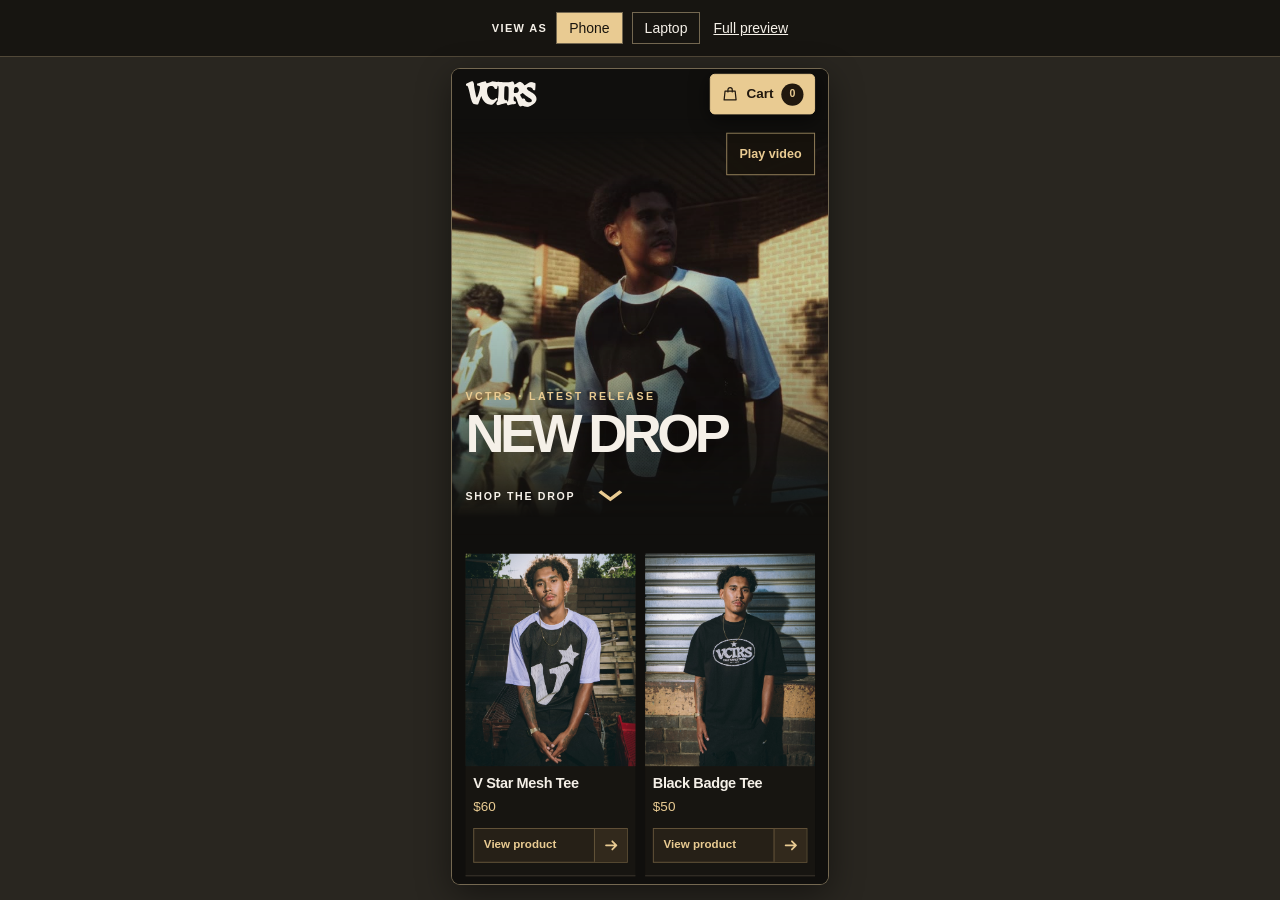
<file: compare.html>
<!doctype html>
<html lang="en-AU">
<head>
<meta charset="utf-8">
<meta name="robots" content="noindex, nofollow">
<meta name="viewport" content="width=device-width, initial-scale=1">
<title>VCTRS — Phone and laptop previews</title>
<link rel="icon" href="assets/v-star.svg" type="image/svg+xml">
<style>
*{box-sizing:border-box}
body{margin:0;background:#292620;color:#f5f0e8;font:14px Arial,sans-serif;min-height:100dvh}
header{display:flex;align-items:center;justify-content:center;gap:9px;flex-wrap:wrap;padding:12px 8px;background:#171511;border-bottom:1px solid #514838}
header span{font-weight:bold;font-size:11px;letter-spacing:.12em;text-transform:uppercase}
button,a{color:inherit;font:inherit}
button{cursor:pointer;background:transparent;border:1px solid #746851;padding:7px 12px}
button[aria-pressed=true]{background:#e9cb92;color:#18140d}
button:focus-visible,a:focus-visible{outline:2px solid #e9cb92;outline-offset:3px}
a{margin-left:4px}
main{width:min(1320px,calc(100% - 16px));margin:12px auto 18px}
.frame-shell{position:relative;margin:auto;background:#100f0d;box-shadow:0 0 0 1px #746851,0 10px 35px #0007;overflow:hidden;border-radius:8px}
iframe{position:absolute;top:0;left:0;display:block;transform-origin:top left;border:0}
</style>
</head>
<body>
<header aria-label="Device preview">
  <span>View as</span>
  <button type="button" data-device="phone" aria-pressed="true">Phone</button>
  <button type="button" data-device="laptop" aria-pressed="false">Laptop</button>
  <a href="index.html">Full preview</a>
</header>
<main>
  <div class="frame-shell"><iframe title="Interactive VCTRS storefront demo"></iframe></div>
</main>
<script>
const header = document.querySelector('header');
const main = document.querySelector('main');
const shell = document.querySelector('.frame-shell');
const frame = document.querySelector('iframe');
const buttons = [...document.querySelectorAll('[data-device]')];
const params = new URLSearchParams(location.search);
let device = params.get('device') === 'laptop' ? 'laptop' : 'phone';
frame.src = 'index.html?device=1&v=21';

function fitPreview() {
  const [width, height] = device === 'phone' ? [390, 844] : [1280, 800];
  const availableHeight = Math.max(360, innerHeight - header.offsetHeight - 28);
  const scale = Math.min(1, main.clientWidth / width, availableHeight / height);
  shell.style.width = width * scale + 'px';
  shell.style.height = height * scale + 'px';
  frame.style.width = width + 'px';
  frame.style.height = height + 'px';
  frame.style.transform = 'scale(' + scale + ')';
  for (const button of buttons) button.setAttribute('aria-pressed', String(button.dataset.device === device));
}
for (const button of buttons) button.addEventListener('click', () => {
  device = button.dataset.device;
  params.set('device', device);
  if (location.protocol !== 'file:') history.replaceState(null, '', '?' + params);
  fitPreview();
});
window.addEventListener('resize', fitPreview);
fitPreview();
</script>
</body>
</html>
</file>
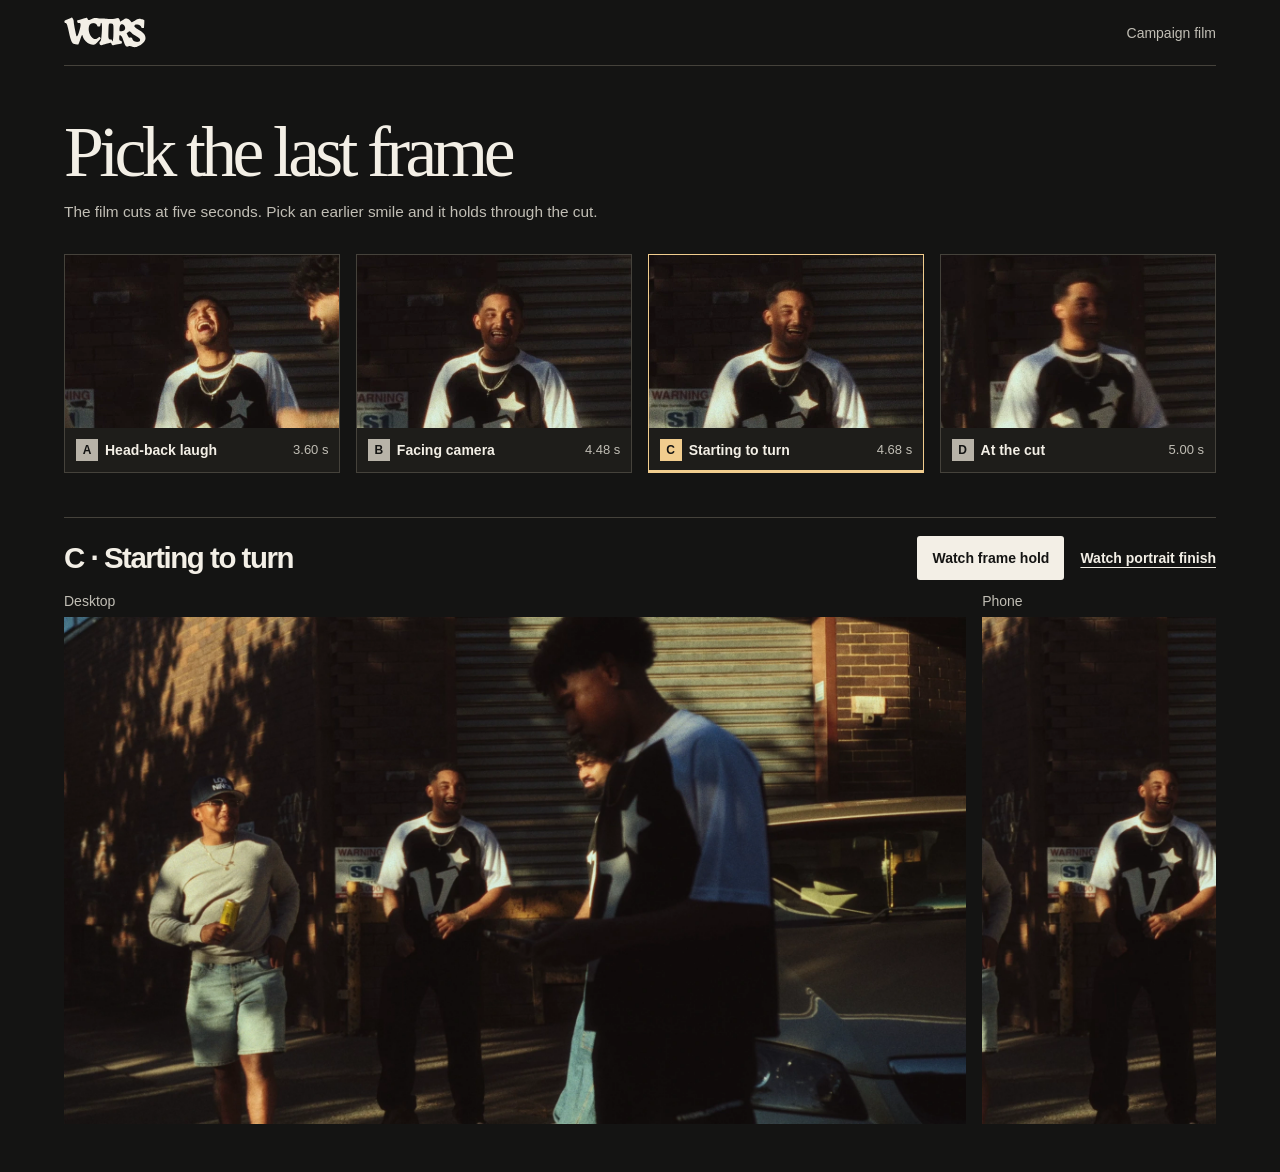
<file: tee-peek/frames.html>
<!doctype html>
<html lang="en-AU">
<head>
<meta charset="utf-8"><meta name="viewport" content="width=device-width, initial-scale=1">
<meta name="robots" content="noindex, nofollow">
<title>Pick the last frame — VCTRS</title>
<link rel="icon" href="assets/v-star.svg" type="image/svg+xml">
<link rel="stylesheet" href="frame-picker.css">
<script defer src="frames.js"></script><script defer src="frame-picker.js"></script>
</head>
<body>
<main class="paper">
  <header class="mast"><span class="brand" role="img" aria-label="VCTRS"></span><span>Campaign film</span></header>
  <div class="intro"><h1>Pick the last frame</h1><p>The film cuts at five seconds. Pick an earlier smile and it holds through the cut.</p></div>
  <fieldset class="choices">
    <legend class="sr-only">Choose a frame</legend>
    <label class="choice"><input type="radio" name="frame" value="A"><img src="assets/smiles/90-face.webp" alt="His head tips back in a laugh."><span class="choice-label"><b>A</b><strong>Head-back laugh</strong><time>3.60 s</time></span></label>
    <label class="choice"><input type="radio" name="frame" value="B"><img src="assets/smiles/112-face.webp" alt="He faces the camera with a broad smile."><span class="choice-label"><b>B</b><strong>Facing camera</strong><time>4.48 s</time></span></label>
    <label class="choice"><input type="radio" name="frame" value="C" checked><img src="assets/smiles/117-face.webp" alt="Still smiling, he starts to turn to his right."><span class="choice-label"><b>C</b><strong>Starting to turn</strong><time>4.68 s</time></span></label>
    <label class="choice"><input type="radio" name="frame" value="D"><img src="assets/smiles/125-face.webp" alt="His face is in profile with visible motion blur."><span class="choice-label"><b>D</b><strong>At the cut</strong><time>5.00 s</time></span></label>
  </fieldset>
  <section aria-labelledby="selected-frame" class="proof">
    <div class="proof-controls">
      <h2 id="selected-frame" aria-live="polite">C · Starting to turn</h2>
      <div class="actions">
        <a id="watch-hold" class="action" href="shop.html?frame=C">Watch frame hold</a>
        <a id="watch-photo" href="shop.html?frame=C&amp;finish=photo">Watch portrait finish</a>
      </div>
    </div>
    <div class="prints">
      <figure><figcaption>Desktop</figcaption><img id="wide-proof" src="assets/smiles/117-wide.webp" width="1920" height="1080" alt="Starting to turn in the full scene."></figure>
      <figure><figcaption>Phone</figcaption><img id="phone-proof" src="assets/smiles/117-tall.webp" width="498" height="1080" alt="Starting to turn in the tall phone crop."></figure>
    </div>
  </section>
</main>
</body></html>
</file>
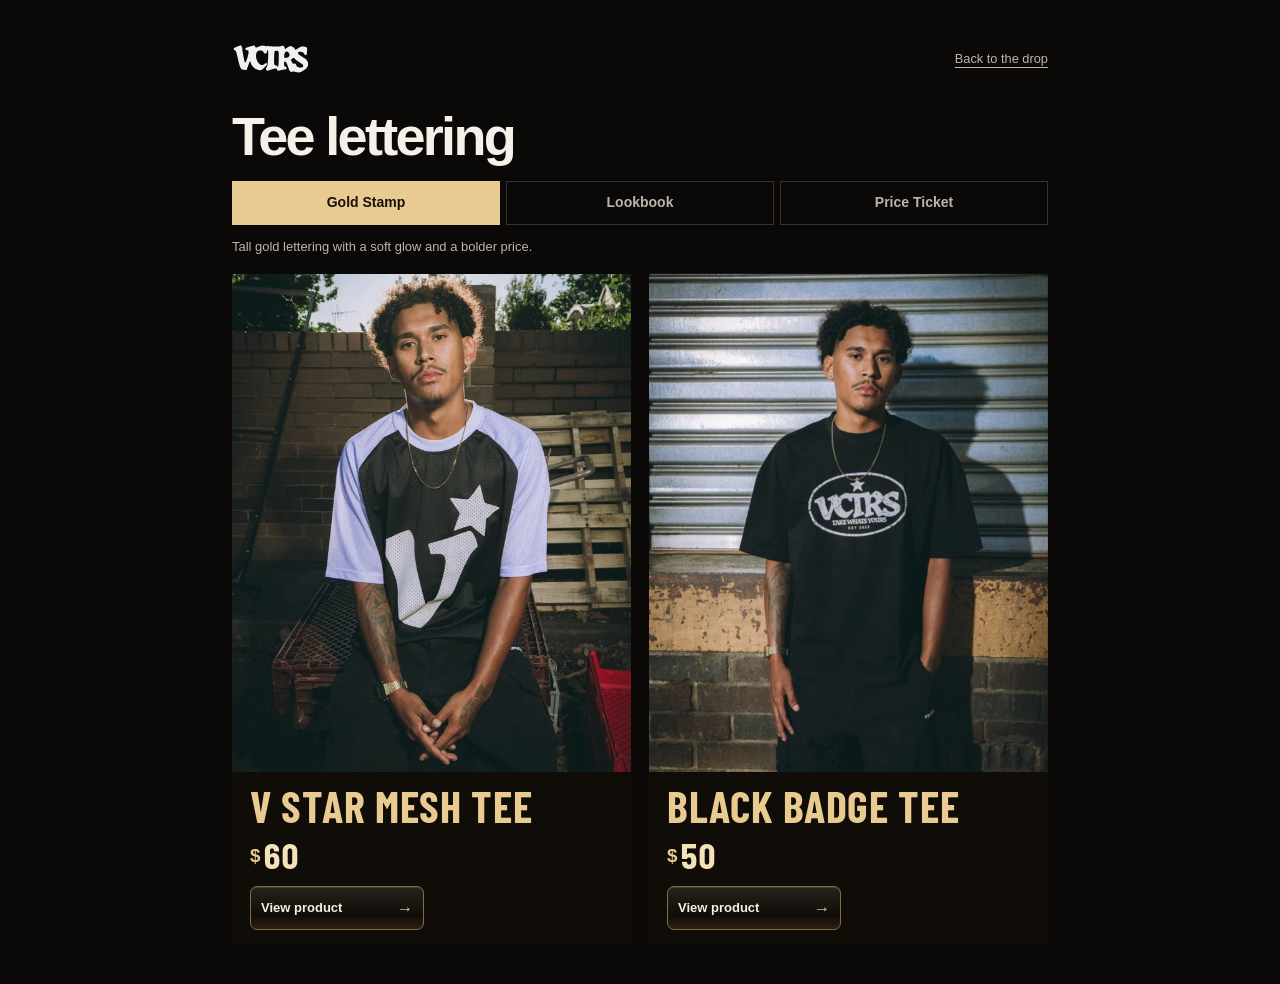
<file: tee-peek/lettering.html>
<!doctype html>
<html lang="en-AU">
<head>
<meta charset="utf-8">
<meta name="viewport" content="width=device-width, initial-scale=1">
<meta name="robots" content="noindex, nofollow">
<title>VCTRS · Tee lettering</title>
<link rel="icon" href="assets/v-star.svg" type="image/svg+xml">
<link rel="stylesheet" href="gold-stamp.css">
<style>
  :root{color-scheme:dark;--gold:#e9cb92;--paper:#f5f0e8;--muted:#bdb5a7;--ink:#0a0908}
  *{box-sizing:border-box}
  body{margin:0;background:var(--ink);color:var(--paper);font:16px/1.4 Arial,sans-serif}
  main{width:min(100% - 30px,816px);margin:0 auto;padding:clamp(22px,5vh,52px) 0 40px}
  a{color:inherit;text-underline-offset:4px}
  a:focus-visible,input:focus-visible+label{outline:2px solid var(--gold);outline-offset:3px}
  header{display:flex;align-items:center;justify-content:space-between;gap:16px;margin-bottom:clamp(24px,4vh,36px)}
  header img{display:block;width:78px;filter:brightness(0) invert(.94)}
  header a{color:var(--muted);font-size:.8rem}
  h1{margin:0 0 16px;font-size:clamp(30px,6vw,54px);line-height:1.03;letter-spacing:-.05em}
  .options{display:grid;grid-template-columns:repeat(3,minmax(0,1fr));gap:6px;position:relative}
  .options input{position:absolute;width:1px;height:1px;margin:0;opacity:0}
  .options label{display:grid;place-items:center;min-height:44px;padding:6px 3px;border:1px solid #393431;color:var(--muted);text-align:center;font-size:clamp(11px,3vw,14px);font-weight:700;cursor:pointer}
  .options label:hover{color:var(--paper);border-color:var(--muted)}
  .options input:checked+label{color:#15100b;background:var(--gold);border-color:var(--gold)}
  .notes{grid-column:1/-1;margin:7px 0 12px;color:var(--muted);font-size:.81rem}
  .notes p{display:none;margin:0}
  .products{grid-column:1/-1;display:grid;grid-template-columns:repeat(2,minmax(0,1fr));gap:clamp(8px,2vw,18px)}
  article{position:relative;align-self:start;min-width:0}
  article img{display:block;width:100%;height:auto;aspect-ratio:4/5;object-fit:cover;object-position:center 35%}
  article h2,article p{margin:0}

  #gold:checked~.notes .gold,#lookbook:checked~.notes .lookbook,#ticket:checked~.notes .ticket{display:block}
  .product-link{display:none}
  #gold:checked~.products article{display:flex;flex-direction:column;align-self:stretch}
  @media (prefers-reduced-motion:no-preference) {
    #gold:checked~.products .caption{animation:gold-in .65s ease-out both}
    #gold:checked~.products h2{transition:text-shadow .25s ease}
    #gold:checked~.products article:hover h2{text-shadow:0 0 18px #e9cb925e}
    @keyframes gold-in{from{opacity:.52;transform:translateY(3px)}to{opacity:1;transform:translateY(0)}}
  }

  #lookbook:checked~.products .caption{position:absolute;inset:auto 0 0;min-height:39%;display:flex;flex-direction:column;justify-content:flex-end;padding:18px 9px 12px;background:linear-gradient(transparent,#060402e3 61%,#060402)}
  #lookbook:checked~.products h2{font:italic 400 clamp(18px,5.8vw,43px)/.99 Georgia,serif;letter-spacing:-.035em;text-wrap:balance}
  #lookbook:checked~.products .price{margin-top:7px;color:var(--gold);font-size:clamp(11px,2.7vw,14px);font-variant-numeric:tabular-nums}

  #ticket:checked~.products .caption{display:grid;grid-template-columns:minmax(0,1fr) max-content;min-height:62px;background:#eee4d3;color:#19150f}
  #ticket:checked~.products h2{align-self:center;padding:9px 7px;font:700 clamp(12px,3.35vw,26px)/1.08 Arial,sans-serif;letter-spacing:-.04em}
  #ticket:checked~.products .price{display:grid;place-items:center;padding:0 clamp(6px,1.55vw,14px);border-left:1px dashed #8d7f68;font:600 clamp(11px,2.65vw,16px)/1.1 ui-monospace,Menlo,monospace;white-space:nowrap}

  @media (min-width:550px) {
    #lookbook:checked~.products .caption{padding:24px 19px 18px}
    #ticket:checked~.products h2{padding-inline:16px}
  }
</style>
</head>
<body>
<main>
  <header>
    <img src="assets/wordmark.svg" alt="VCTRS" width="78" height="28">
    <a href="./">Back to the drop</a>
  </header>
  <h1 id="heading">Tee lettering</h1>
  <div class="options" role="radiogroup" aria-labelledby="heading">
    <input type="radio" id="gold" name="lettering" value="gold" checked><label for="gold">Gold Stamp</label>
    <input type="radio" id="lookbook" name="lettering" value="lookbook"><label for="lookbook">Lookbook</label>
    <input type="radio" id="ticket" name="lettering" value="ticket"><label for="ticket">Price Ticket</label>
    <div class="notes">
      <p class="gold">Tall gold lettering with a soft glow and a bolder price.</p>
      <p class="lookbook">Italic serif over the photo, with the price in small gold type.</p>
      <p class="ticket">A cream label with a bold name and a separate receipt-style price.</p>
    </div>
    <section class="products" aria-label="Tee card previews">
      <article>
        <img src="assets/optimized/mesh-640.webp" width="640" height="960" alt="Model wearing the V Star Mesh Tee">
        <div class="caption">
          <h2>V Star Mesh Tee</h2>
          <p class="price"><span class="currency">$</span><span>60</span><span class="cents">.00</span></p>
          <a class="product-link" href="./?product=mesh#products" aria-label="View V Star Mesh Tee">View product <span aria-hidden="true">→</span></a>
        </div>
      </article>
      <article>
        <img src="assets/optimized/badge-640.webp" width="640" height="960" alt="Model wearing the Black Badge Tee">
        <div class="caption">
          <h2>Black Badge Tee</h2>
          <p class="price"><span class="currency">$</span><span>50</span><span class="cents">.00</span></p>
          <a class="product-link" href="./?product=badge#products" aria-label="View Black Badge Tee">View product <span aria-hidden="true">→</span></a>
        </div>
      </article>
    </section>
  </div>
</main>
<script>
  function selectLettering() {
    const option = document.getElementById(location.hash.slice(1));
    if (option?.matches('input[name="lettering"]')) option.checked = true;
  }
  selectLettering();
  window.addEventListener('hashchange', selectLettering);
  for (const input of document.querySelectorAll('input[name="lettering"]')) {
    input.addEventListener('change', () => history.replaceState(null, '', '#' + input.value));
  }
</script>
</body>
</html>
</file>
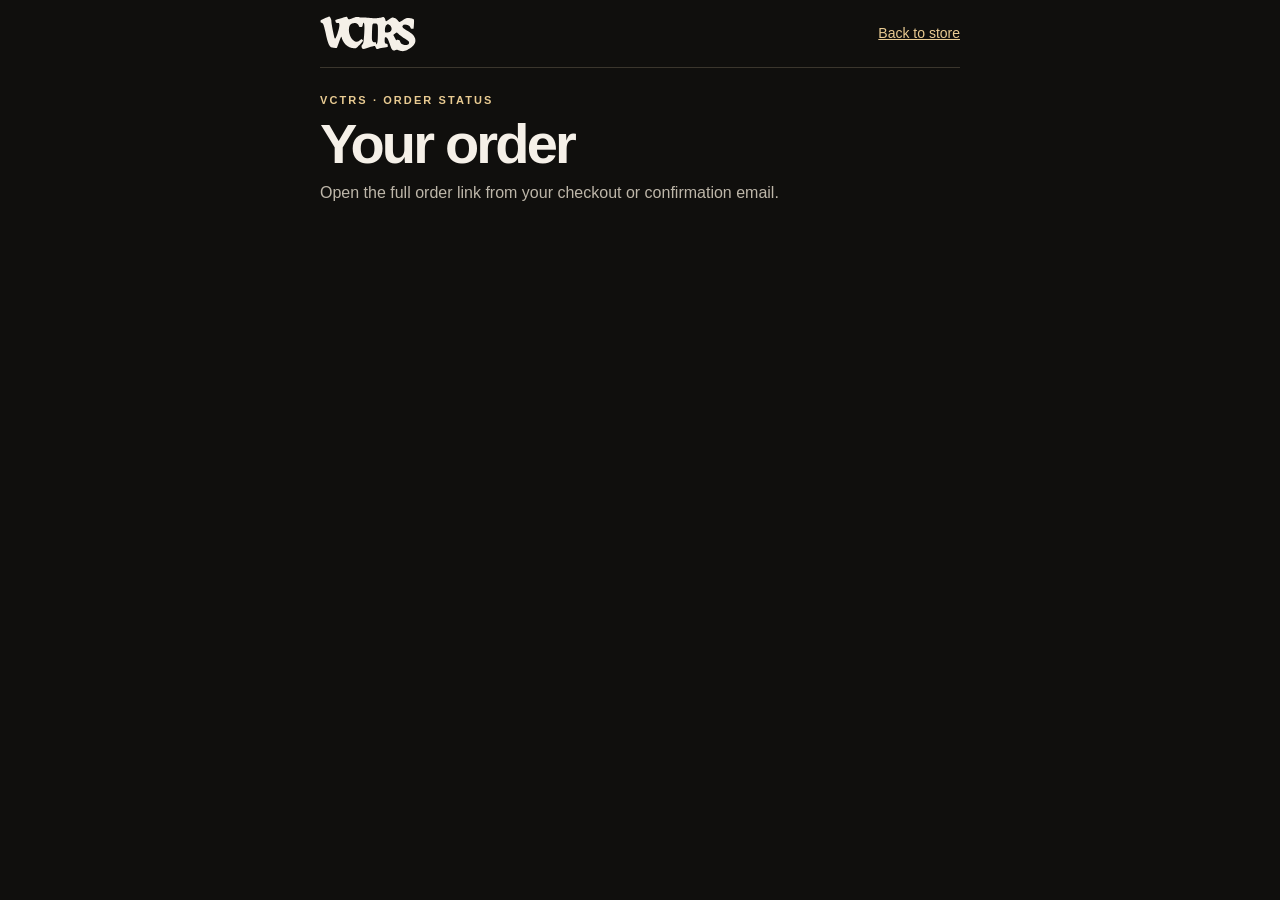
<file: tee-peek/order.html>
<!doctype html>
<html lang="en-AU">
<head>
<meta charset="utf-8">
<meta name="viewport" content="width=device-width, initial-scale=1">
<meta name="referrer" content="no-referrer">
<meta name="robots" content="noindex,nofollow">
<title>Order status — VCTRS</title>
<link rel="icon" href="assets/v-star.svg" type="image/svg+xml">
<link rel="stylesheet" href="order.css">
<script src="order.js" defer></script>
</head>
<body>
<header class="order-header">
  <a class="order-logo" href="index.html#products" aria-label="VCTRS store"></a>
  <a href="index.html#products">Back to store</a>
</header>
<main class="order-wrap">
  <p class="order-kicker">VCTRS · Order status</p>
  <h1 id="order-title">Your order</h1>
  <p id="order-message" role="status">Loading your order…</p>
  <div id="order-details" hidden>
    <p class="order-reference" id="preview-order-note" hidden>Test order. Do not transfer money.</p>
    <p class="order-reference">Order <strong id="order-reference"></strong></p>
    <section class="order-panel" id="transfer" aria-labelledby="transfer-title" hidden>
      <p class="order-kicker">Bank transfer</p>
      <h2 id="transfer-title"><span id="transfer-title-prefix">Send</span> <span id="amount-due"></span></h2>
      <p id="transfer-explanation">Use your banking app to pay the amount shown. Enter the unique reference exactly as shown so we can match your payment to your order.</p>
      <dl id="bank-details"></dl>
      <p class="order-muted" id="copy-message" role="status"></p>
      <p class="order-muted" id="transfer-fulfillment">We’ll ship your order after we confirm the transfer.</p>
    </section>
    <p id="bank-unavailable" class="order-panel" hidden>Transfer details are unavailable right now. Please wait for an update before making a payment.</p>
    <section class="order-panel" aria-labelledby="summary-title">
      <h2 id="summary-title">Order summary</h2>
      <ul id="order-items"></ul>
      <dl class="order-totals">
        <div><dt>Subtotal</dt><dd id="order-subtotal"></dd></div>
        <div><dt>Shipping</dt><dd id="order-shipping"></dd></div>
        <div class="order-total"><dt>Total (AUD)</dt><dd id="order-total"></dd></div>
      </dl>
      <p class="order-muted" id="tracking" hidden></p>
    </section>
  </div>
  <button class="refresh-order" id="refresh-order" type="button" hidden>Refresh order status</button>
</main>
</body>
</html>
</file>
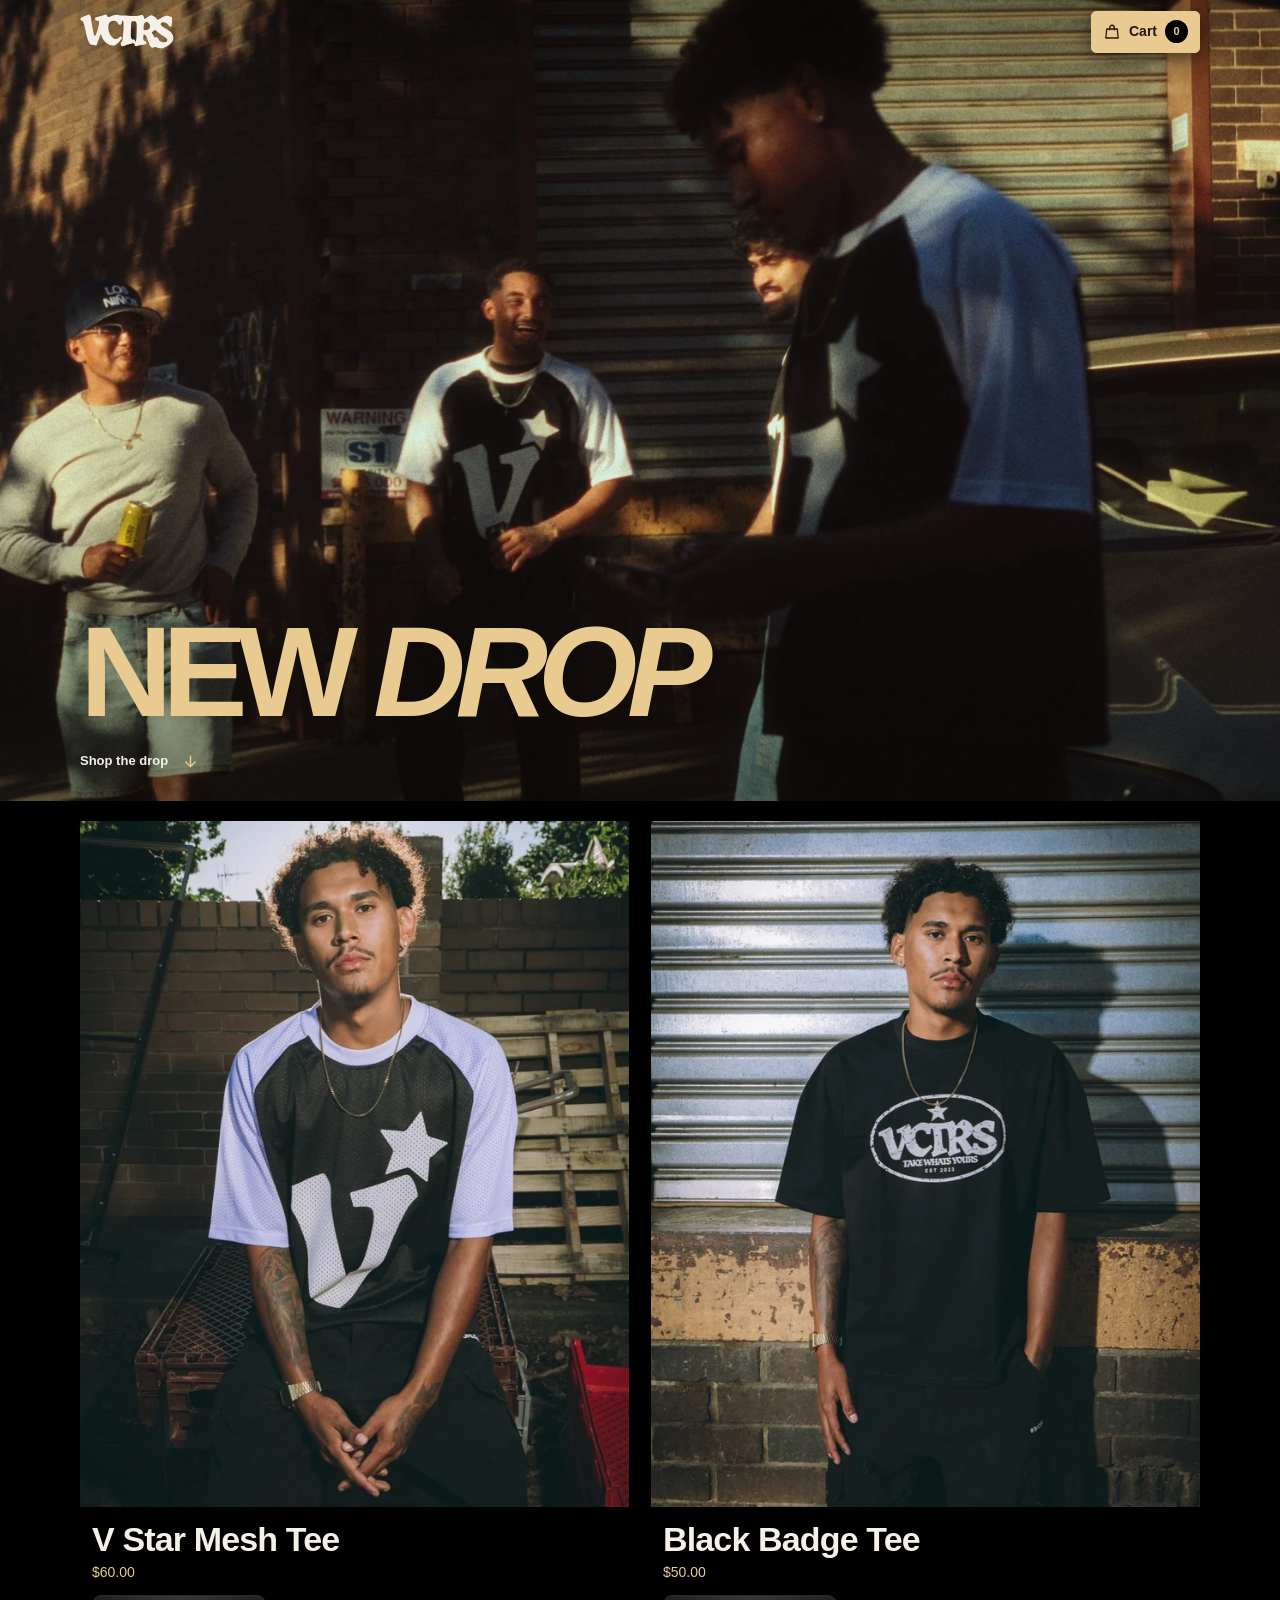
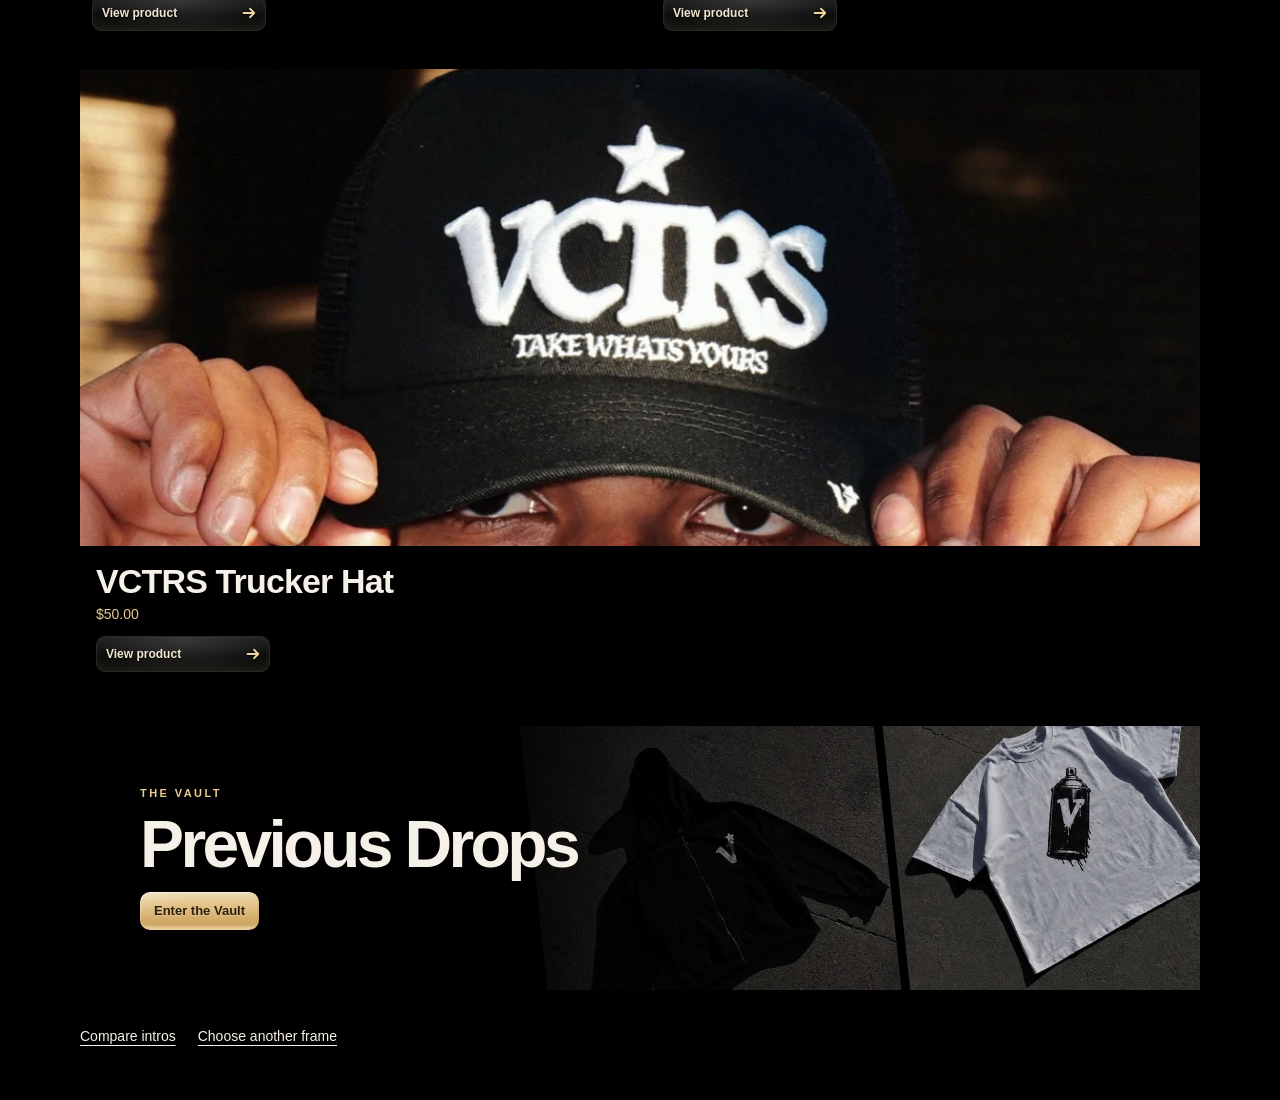
<file: tee-peek/shop.html>
<!doctype html>
<html lang="en-AU">
<head>
<meta charset="utf-8">
<meta name="robots" content="noindex, nofollow">
<meta name="viewport" content="width=device-width, initial-scale=1">
<title>VCTRS — New Drop</title>
<script src="frames.js"></script>
<link rel="icon" href="assets/v-star.svg" type="image/svg+xml">
<link rel="stylesheet" href="shop-panels.css?v=35">
<link rel="stylesheet" href="vault-transition.css?v=1">
<link rel="stylesheet" href="vault-shell.css?v=1">
<script src="vault-shell.js?v=1" defer></script>
<style>
:root{color-scheme:dark;--ink:#000;--paper:#f5f0e8;--gold:#e9cb92;--muted:#bdb6a9;--rule:#333}
*{box-sizing:border-box}
body{margin:0;background:var(--ink);color:var(--paper);font:16px/1.4 Arial,sans-serif}
a,button,select{color:inherit}
button,select{font:inherit;cursor:pointer}
button:focus-visible,a:focus-visible,select:focus-visible{outline:2px solid var(--gold);outline-offset:4px}
[hidden]{display:none!important}
#store{--storebar-height:63px}
.store-top{position:sticky;top:0;z-index:3}
.kicker{color:var(--gold);font-size:11px;font-weight:700;letter-spacing:.22em;text-transform:uppercase}
.wrap{width:min(1120px,calc(100% - 48px));margin-inline:auto}
.storebar{min-height:var(--storebar-height);display:flex;align-items:center}
.logo{display:block;flex:none;width:94px;height:35px;background:var(--paper);mask:url('assets/wordmark.svg') center/contain no-repeat}
h1,h2,h3,p{margin:0}
.products{padding:20px 0 38px;scroll-margin-top:66px}
.cards{display:grid;grid-template-columns:repeat(2,minmax(0,1fr));gap:clamp(10px,2vw,22px)}
.card{min-width:0;background:#000;border:0}
.card:last-child{border-bottom:0}
.card[data-product=hat]{grid-column:1/-1}
.photo{display:block;width:100%;height:auto;aspect-ratio:4/5;object-fit:cover;object-position:center 35%;background:#000}
.tee-photos{position:relative;display:block;aspect-ratio:4/5;overflow:hidden;isolation:isolate}
.tee-photos .photo{position:absolute;inset:0;height:100%;opacity:0}
.tee-photos .is-current{opacity:1;z-index:1}
.tee-photos .is-outgoing{z-index:2;animation:tee-fade-out 1.1s ease-in-out both}
@keyframes tee-fade-out{from{opacity:1}to{opacity:0}}
@media(prefers-reduced-motion:reduce){.tee-photos .is-outgoing{animation:none}}
.card[data-product=hat] .photo{aspect-ratio:2.35/1;object-position:center 29%}
.detail{display:block;padding:13px 12px 16px}
.card[data-product=hat] .detail{padding:16px}
.detail .product-name{display:block;font-weight:700;font-size:clamp(15px,3vw,34px);line-height:1.12;letter-spacing:-.025em}
.price{display:block;margin-top:5px;color:var(--gold);font-size:14px}
.footer{padding:0 0 42px;scroll-margin-top:100px}
.vault-link{display:flex;position:relative;isolation:isolate;align-items:center;overflow:hidden;min-height:250px;padding:clamp(24px,5vw,60px);background:#000;text-decoration:none}
.vault-link::after{content:'';position:absolute;inset:0;z-index:-1;background:linear-gradient(90deg,#000 9%,#000000f5 33%,#00000030 75%,#00000026)}
.vault-photos{position:absolute;z-index:-2;inset:-12% -2% -12% 43%;display:grid;grid-template-columns:1fr 1fr;gap:8px;transform:rotate(-6deg) scale(1.08);filter:saturate(.55)}
.vault-photos img{width:100%;height:100%;min-height:0;object-fit:cover;display:block}
.vault-copy{display:grid;justify-items:start;gap:12px}
.vault-copy h2{font-size:clamp(32px,5.5vw,66px);line-height:.92;letter-spacing:-.055em}
.vault-action{display:inline-flex;align-items:center;margin-top:6px;padding:10px 14px;background:var(--gold);color:#21180e;font-size:13px;font-weight:700}
.vault-link:is(:hover,:focus-visible) .vault-action{background:#ffe2ac}
.opener{position:fixed;inset:0;z-index:5;background:#000;transition:opacity .22s ease;display:grid;place-items:center}
.opener.fade{opacity:0;pointer-events:none}
.opener iframe{position:absolute;inset:0;width:100%;height:100%;border:0;pointer-events:none}
body.opening{overflow:hidden}
@media(max-width:650px){
 .wrap{width:calc(100% - 28px)}
 #store{--storebar-height:52px}
 .logo{width:74px;height:28px}
 .vault-link{min-height:204px}
 .vault-photos{left:27%;right:-15%}
 .vault-link::after{background:linear-gradient(90deg,#000 3%,#000000e8 31%,#00000045 94%)}
 .card[data-product=hat] .photo{aspect-ratio:4/3}
 .detail{display:block;padding:10px 8px 13px}
}
@media(prefers-reduced-motion:reduce){.opener{transition:none}}

.product-open{display:block;width:100%;padding:0;border:0;background:transparent;text-align:left}
.product-open:hover .photo{filter:brightness(1.08)}
.product-open:focus-visible{outline-offset:-3px}
.view{display:grid;grid-template-columns:minmax(0,1fr) 34px;align-items:stretch;width:min(100%,174px);min-height:36px;margin-top:12px;background:#000;border:1px solid #444;color:var(--gold);font-size:12px;font-weight:700}
.view-label{align-self:center;padding:6px 5px 6px 10px}
.view-icon{display:grid;place-items:center;border-left:1px solid #444;background:#000}
.action-arrow{width:16px;height:16px;fill:none;stroke:currentColor;stroke-width:1.8;stroke-linecap:round;stroke-linejoin:round}
.product-open:is(:hover,:focus-visible) .view{border-color:var(--gold)}
.product-open:is(:hover,:focus-visible) .view-icon{background:#000;border-color:var(--gold);color:var(--gold)}
@media(max-width:650px){
}
</style>
<link rel="stylesheet" href="freeze.css?v=original-card-peek">
<link rel="stylesheet" href="title-motion.css?v=solid-gold-aperture">
<script>
  document.documentElement.classList.add('intro-pending');
  if (smileParams.get('lettering') === 'gold') {
    document.documentElement.classList.add('gold-stamp');
    const stampStyles = document.createElement('link');
    stampStyles.rel = 'stylesheet';
    stampStyles.href = 'gold-stamp.css';
    document.head.append(stampStyles);
  }
</script>
</head>
<body>
<svg aria-hidden="true" width="0" height="0" style="position:absolute">
  <symbol id="arrow-right" viewBox="0 0 16 16"><path d="M2.5 8h10.75M9 3.75 13.25 8 9 12.25"/></symbol>
</svg>
<div id="store">
  <div class="store-top">
    <div class="cart-rail wrap">
      <button class="floating-cart" id="floating-cart" type="button" aria-haspopup="dialog" aria-controls="cart-dialog">
        <span class="floating-cart-label">
          <svg viewBox="0 0 24 24" aria-hidden="true"><path d="M5 8h14l1.25 12H3.75L5 8Z"/><path d="M9 9V6a3 3 0 0 1 6 0v3"/></svg>
          <span>Cart</span><span class="floating-cart-count" id="floating-cart-count">0</span>
        </span>
        <span class="floating-cart-subtotal" id="floating-cart-subtotal" hidden></span>
      </button>
    </div>
  </div>
  <header class="storebar wrap">
    <a class="logo" data-frame-picker href="frames.html" aria-label="VCTRS — choose a different frame"></a>
  </header>
  <main>
    <section class="campaign" aria-labelledby="drop-title">
      <picture class="campaign-picture">
        <source id="tall-frame" media="(max-width:820px) and (orientation:portrait) and (max-aspect-ratio:2/3)">
        <source id="phone-frame" media="(max-width:820px) and (orientation:portrait)">
        <img class="campaign-photo" width="1920" height="1080" fetchpriority="high" alt="The VCTRS crew outside the roller door.">
      </picture>
      <div class="opener" hidden></div>
      <script src="landing-frame.js"></script>
      <div class="campaign-copy wrap">
        <h1 id="drop-title" aria-label="New Drop"><span class="title-word"><span class="title-ink">New</span></span> <em class="title-word"><span class="title-ink">Drop</span></em></h1>
        <a class="scroll-link" href="#products">Shop the drop <svg viewBox="0 0 20 20" aria-hidden="true"><path d="M10 3v13m-6-6 6 6 6-6"/></svg></a>
      </div>
    </section>
    <section id="products" class="products wrap" aria-label="New drop products">
      <p id="catalog-message" class="catalog-message" role="status" hidden></p>
      <div class="cards">
        <article class="card stamp-card" data-product="mesh">
          <button class="product-open" type="button" aria-label="View V Star Mesh Tee">
            <span class="tee-photos" aria-hidden="true"><img class="photo is-current" src="assets/optimized/mesh-640.webp" srcset="assets/optimized/mesh-640.webp 640w, assets/optimized/mesh.webp 1067w" sizes="(max-width: 650px) calc((100vw - 38px) / 2), 550px" loading="lazy" decoding="async" alt="V Star Mesh Tee with a large V and star on the front" width="1067" height="1600"></span>
            <span class="detail"><span class="product-name">V Star Mesh Tee</span><span class="price"><span class="currency">$</span>60</span><span class="view"><span class="view-depth" aria-hidden="true"></span><span class="view-surface" aria-hidden="true"></span><span class="view-light" aria-hidden="true"></span><span class="view-label">View product</span><span class="view-icon" aria-hidden="true"><svg class="action-arrow"><use href="#arrow-right"/></svg></span></span></span>
          </button>
        </article>
        <article class="card stamp-card" data-product="badge">
          <button class="product-open" type="button" aria-label="View Black Badge Tee">
            <span class="tee-photos" aria-hidden="true"><img class="photo is-current" src="assets/optimized/badge-640.webp" srcset="assets/optimized/badge-640.webp 640w, assets/optimized/badge.webp 1067w" sizes="(max-width: 650px) calc((100vw - 38px) / 2), 550px" loading="lazy" decoding="async" alt="Black Badge Tee with a white VCTRS badge on the chest" width="1067" height="1600"></span>
            <span class="detail"><span class="product-name">Black Badge Tee</span><span class="price"><span class="currency">$</span>50</span><span class="view"><span class="view-depth" aria-hidden="true"></span><span class="view-surface" aria-hidden="true"></span><span class="view-light" aria-hidden="true"></span><span class="view-label">View product</span><span class="view-icon" aria-hidden="true"><svg class="action-arrow"><use href="#arrow-right"/></svg></span></span></span>
          </button>
        </article>
        <article class="card stamp-card" data-product="hat">
          <button class="product-open" type="button" aria-label="View VCTRS Trucker Hat">
            <img class="photo" src="assets/optimized/hat-640.webp" srcset="assets/optimized/hat-640.webp 640w, assets/optimized/hat.webp 1067w" sizes="(max-width: 650px) calc(100vw - 28px), 1120px" loading="lazy" decoding="async" alt="Black VCTRS Trucker Hat with white embroidery" width="1067" height="1600">
            <span class="detail"><span class="product-name">VCTRS Trucker Hat</span><span class="price"><span class="currency">$</span>50</span><span class="view"><span class="view-depth" aria-hidden="true"></span><span class="view-surface" aria-hidden="true"></span><span class="view-light" aria-hidden="true"></span><span class="view-label">View product</span><span class="view-icon" aria-hidden="true"><svg class="action-arrow"><use href="#arrow-right"/></svg></span></span></span>
          </button>
        </article>
      </div>
    </section>
  </main>
  <footer class="footer wrap" id="previous-drops">
    <a class="vault-link" href="vault-preview/index.html?v=2#vault" aria-labelledby="vault-heading vault-action">
      <div class="vault-photos" aria-hidden="true">
        <img src="assets/optimized/vault-hoodie.webp" loading="lazy" alt="">
        <img src="assets/optimized/vault-tee.webp" loading="lazy" alt="">
      </div>
      <div class="vault-copy">
        <p class="kicker">The Vault</p>
        <h2 id="vault-heading">Previous Drops</h2>
        <span class="vault-action" id="vault-action">Enter the Vault</span>
      </div>
    </a>
    <nav class="review-link" aria-label="Demo previews"><a data-intro-gallery href="intros.html" target="_top">Compare intros</a><a data-frame-picker href="frames.html" target="_top">Choose another frame</a></nav>
  </footer>
</div>
<dialog id="product-dialog" aria-labelledby="product-name">
  <div class="dialog-bar">
    <form method="dialog"><button class="close" type="submit" aria-label="Close product" autofocus><svg viewBox="0 0 24 24" aria-hidden="true"><path d="m6 6 12 12M18 6 6 18"/></svg></button></form>
  </div>
  <form class="buy" id="buy">
    <div class="dialog-body">
      <div class="gallery">
        <div class="gallery-stage">
          <img class="gallery-photo" id="gallery-photo" alt="" width="1067" height="1600" draggable="false">
        </div>
        <div class="gallery-meta">
          <div class="gallery-controls" aria-label="Browse product photos">
            <button class="gallery-nav" id="gallery-prev" type="button" aria-label="Previous photo"><svg class="action-arrow" aria-hidden="true"><use href="#arrow-right"/></svg></button>
            <span class="gallery-count" id="gallery-count" aria-live="polite"></span>
            <button class="gallery-nav" id="gallery-next" type="button" aria-label="Next photo"><svg class="action-arrow" aria-hidden="true"><use href="#arrow-right"/></svg></button>
          </div>
        </div>
      </div>
      <div class="buy-details">
        <div><h2 id="product-name"></h2><p id="product-price" class="price"></p></div>
        <fieldset id="size-field" class="size-field">
          <legend>Size</legend>
          <div class="size-options" id="size-options"></div>
        </fieldset>
        <p id="product-fit" class="product-fit" hidden></p>
        <div class="buy-quantity">
          <span id="quantity-label">Quantity</span>
          <div class="quantity-stepper" role="group" aria-labelledby="quantity-label">
            <button class="step-btn" id="qty-minus" type="button" aria-label="Decrease quantity" disabled>−</button>
            <output id="qty-value" aria-label="Quantity">1</output>
            <button class="step-btn" id="qty-plus" type="button" aria-label="Increase quantity" disabled>+</button>
          </div>
        </div>
        <p class="stock-note" id="stock-note" role="status"></p>
      </div>
    </div>
    <div class="dialog-actions">
      <button class="add" type="submit" disabled><span class="add-main"><svg viewBox="0 0 24 24" aria-hidden="true"><path d="M5 8h14l1.25 12H3.75L5 8Z"/><path d="M9 9V6a3 3 0 0 1 6 0v3"/></svg><span id="add-label">Choose a size</span></span><span id="add-total"></span></button>
    </div>
  </form>
</dialog>
<dialog id="cart-dialog" class="cart" aria-labelledby="cart-title">
  <div class="dialog-bar">
    <div><h2 id="cart-title">Your cart</h2><p class="checkout-note" id="cart-count"></p></div>
    <form method="dialog"><button class="close" type="submit" aria-label="Close cart" autofocus><svg viewBox="0 0 24 24" aria-hidden="true"><path d="m6 6 12 12M18 6 6 18"/></svg></button></form>
  </div>
  <div class="bag-body">
    <p class="cart-feedback" id="cart-feedback" role="status" hidden></p>
    <ul class="bag-list" id="bag-list"></ul>
    <div class="bag-empty" id="bag-empty"><strong>Your cart is empty.</strong><p>Browse the drop to add something to your cart.</p></div>
  </div>
  <div class="cart-actions">
    <dl class="bag-totals" id="bag-totals" hidden>
      <div><dt>Subtotal</dt><dd id="subtotal"></dd></div>
      <div><dt>Australian shipping</dt><dd id="cart-shipping"></dd></div>
      <div class="order-total"><dt><strong>Estimated total (AUD)</strong></dt><dd><strong id="total"></strong></dd></div>
    </dl>
    <button class="checkout-button" id="checkout-start" type="button" hidden><span>Continue to checkout</span></button>
    <form method="dialog"><button class="keep-shopping" id="cart-continue" type="submit">Browse the drop</button></form>
  </div>
</dialog>
<dialog id="checkout-dialog" aria-labelledby="checkout-title">
  <div class="dialog-bar">
    <h2 id="checkout-title">Checkout</h2>
    <form method="dialog"><button class="close" type="submit" aria-label="Close checkout" autofocus><svg viewBox="0 0 24 24" aria-hidden="true"><path d="m6 6 12 12M18 6 6 18"/></svg></button></form>
  </div>
  <form class="checkout-stage" id="checkout-form" method="post">
    <div class="checkout-body">
      <p id="checkout-preview-note" class="catalog-message" hidden>Test checkout. Use sample details and do not transfer money.</p>
      <div class="checkout-grid">
        <div id="checkout-delivery">
          <p class="kicker">Step 1 of 3</p>
          <h3 class="checkout-heading" id="delivery-heading" tabindex="-1">Delivery details</h3>
          <p class="checkout-note">We ship within Australia. Review your order, then pay by bank transfer.</p>
          <fieldset class="checkout-fields" aria-label="Contact">
            <legend>Contact</legend>
            <label class="full-field">Full name<input name="name" autocomplete="name" maxlength="120" required></label>
            <label>Email<input name="email" type="email" autocomplete="email" maxlength="254" required></label>
            <label>Mobile number<input name="phone" type="tel" autocomplete="tel" maxlength="30" required></label>
          </fieldset>
          <fieldset class="checkout-fields" aria-label="Shipping address">
            <legend>Shipping address</legend>
            <label class="full-field">Street address<input name="address1" autocomplete="shipping street-address" maxlength="160" required></label>
            <label class="full-field">Suburb or town<input name="city" autocomplete="shipping address-level2" maxlength="100" required></label>
            <label>State or territory<select name="state" autocomplete="shipping address-level1" required>
              <option value="">Select</option><option value="ACT">ACT</option><option value="NSW">NSW</option><option value="NT">NT</option><option value="QLD">QLD</option><option value="SA">SA</option><option value="TAS">TAS</option><option value="VIC">VIC</option><option value="WA">WA</option>
            </select></label>
            <label>Postcode<input name="postcode" autocomplete="shipping postal-code" inputmode="numeric" pattern="[0-9]{4}" maxlength="4" required></label>
          </fieldset>
        </div>
        <section id="checkout-review-details" hidden aria-labelledby="review-heading">
          <p class="kicker">Step 2 of 3</p>
          <h3 class="checkout-heading" id="review-heading" tabindex="-1">Review your order</h3>
          <p class="checkout-note">Check your delivery details and total before placing your order.</p>
          <p class="review-contact" id="review-contact"></p>
          <p class="review-contact" id="review-address"></p>
          <button class="checkout-back" id="edit-delivery" type="button">Edit delivery details</button>
        </section>
        <section id="checkout-payment" hidden aria-labelledby="payment-heading">
          <p class="kicker">Step 3 of 3</p>
          <h3 class="checkout-heading" id="payment-heading" tabindex="-1">PAY NOW</h3>
          <p class="checkout-note" id="payment-instructions">Make your bank transfer now. Then return here and confirm.</p>
          <dl class="transfer-details" id="checkout-bank"></dl>
          <p class="checkout-note" id="payment-hold" hidden></p>
          <p class="checkout-note" id="payment-copy-message" role="status"></p>
          <p class="checkout-note">Your order is submitted only after you press the button below. We’ll check the deposit before shipping.</p>
        </section>
        <section id="checkout-complete" hidden aria-labelledby="complete-heading">
          <p class="kicker">Order submitted</p>
          <h3 class="checkout-heading" id="complete-heading" tabindex="-1">Thank you.</h3>
          <p class="checkout-note" id="complete-message"></p>
        </section>
        <div class="checkout-summary">
          <h3 class="checkout-heading">Your bag</h3>
          <ul class="checkout-items" id="checkout-items"></ul>
          <label class="coupon-label" for="checkout-coupon">Coupon code</label>
          <div class="coupon-entry">
            <input id="checkout-coupon" type="text" maxlength="64" autocomplete="off" autocapitalize="none" spellcheck="false" placeholder="Enter code">
            <button type="button" id="apply-coupon">Apply</button>
          </div>
          <p id="coupon-message" class="checkout-note" role="status"></p>
          <dl class="bag-totals" id="checkout-totals" hidden>
            <div><dt>Subtotal</dt><dd id="checkout-subtotal"></dd></div>
            <div><dt>Shipping</dt><dd id="checkout-shipping"></dd></div>
            <div class="order-total"><dt><strong>Total (AUD)</strong></dt><dd><strong id="checkout-total"></strong></dd></div>
          </dl>
          <div class="payment-method">
            <strong>Bank transfer</strong>
            <p class="checkout-note">Next, we’ll show the account details and your unique payment reference. We’ll ship after we confirm the deposit.</p>
          </div>
        </div>
      </div>
    </div>
    <div class="cart-actions">
      <p id="checkout-message" class="checkout-note" role="status"></p>
      <button class="checkout-back" id="resume-payment" type="button" hidden>Retry payment details</button>
      <label class="payment-confirm" hidden><input id="payment-confirm" type="checkbox" disabled><span>I confirm I’ve sent the bank transfer.</span></label>
      <button class="checkout-button" id="place-order" type="submit" disabled><span id="place-order-label">Review order</span><span id="place-order-total"></span></button>
      <button class="checkout-back" id="checkout-back" type="button">Back to cart</button>
    </div>
  </form>
</dialog>
<script src="intro-motion.js?v=solid-gold-aperture"></script>
<script src="freeze.js?v=original-opening"></script>
<script src="shop.js?v=25"></script>
</body>
</html>
</file>
<file: shop-panels.css>
#product-dialog,
#cart-dialog,
#checkout-dialog {
  --panel: #191713;
  --inset: #100f0d;
  --edge: #494035;
  --panel-pad: clamp(18px, 3vw, 30px);
  width: min(900px, calc(100% - 36px));
  max-height: calc(100dvh - 36px);
  padding: 0;
  overflow: hidden;
  border: 1px solid var(--edge);
  border-radius: 10px;
  background: var(--panel);
  color: var(--paper);
  box-shadow: 0 18px 70px #0008;
}

#product-dialog[open],
#cart-dialog[open],
#checkout-dialog[open] {
  display: flex;
  flex-direction: column;
}

dialog::backdrop { background: #080705bb; }
body:has(dialog[open]) { overflow: hidden; }

.dialog-bar {
  display: flex;
  flex: none;
  align-items: center;
  justify-content: space-between;
  gap: 12px;
  padding: 9px var(--panel-pad);
  border-bottom: 1px solid var(--edge);
}

.dialog-bar h2 { font-size: 22px; letter-spacing: -.035em; }

.close,
.gallery-nav,
.thumb,
.step-btn {
  display: grid;
  place-items: center;
  padding: 0;
  border: 1px solid var(--edge);
  background: var(--inset);
  color: var(--paper);
}

.close,
.gallery-nav { width: 44px; height: 44px; border-radius: 50%; }
.close { font-size: 25px; line-height: 1; }
.close:hover,
.gallery-nav:hover,
.step-btn:not(:disabled):hover { border-color: var(--gold); color: var(--gold); }

.buy { display: flex; flex-direction: column; min-height: 0; }

.dialog-body {
  display: grid;
  grid-template-columns: minmax(0, 1.15fr) minmax(0, 1fr);
  gap: var(--panel-pad);
  padding: var(--panel-pad);
  min-height: 0;
  overflow: auto;
  overscroll-behavior: contain;
  scrollbar-color: var(--edge) var(--panel);
}

.gallery { min-width: 0; }
.gallery-stage { position: relative; overflow: hidden; background: #0c0b09; }
.gallery-photo { display: block; width: 100%; height: clamp(180px, 47dvh, 440px); object-fit: contain; }
.gallery-nav { position: absolute; top: 50%; transform: translateY(-50%); background: #100f0de8; }
#gallery-prev { left: 8px; }
#gallery-prev svg { transform: rotate(180deg); }
#gallery-next { right: 8px; }

.gallery-meta { display: flex; align-items: center; justify-content: space-between; gap: 10px; margin-top: 8px; }
.gallery-count { color: var(--muted); font-size: 12px; font-variant-numeric: tabular-nums; white-space: nowrap; }
.thumbs { display: flex; flex-wrap: wrap; gap: 7px; }
.thumb { width: 44px; height: 49px; padding: 2px; }
.thumb img { display: block; width: 100%; height: 100%; object-fit: cover; }
.thumb[aria-pressed=true] { border-color: var(--gold); }

.buy-details { align-self: center; display: grid; gap: 16px; min-width: 0; }
.buy-details h2 { font-size: clamp(26px, 4vw, 42px); letter-spacing: -.055em; line-height: 1.02; }
.buy-details .price { margin-top: 6px; font-size: 19px; }
.size-field { min-width: 0; margin: 0; padding: 0; border: 0; }
.size-field legend,
.buy-quantity > span { font-size: 13px; font-weight: 700; }
.size-field legend { margin-bottom: 8px; padding: 0; }
.size-options { display: flex; flex-wrap: wrap; gap: 7px; }

.size-option {
  position: relative;
  display: inline-grid;
  place-items: center;
  min-width: 46px;
  min-height: 44px;
  padding: 5px 10px;
  border: 1px solid var(--edge);
  background: var(--inset);
  font-size: 14px;
  font-weight: 700;
  cursor: pointer;
}

.size-option input { position: absolute; width: 1px; height: 1px; clip-path: inset(50%); }
.size-option:has(input:checked) { border-color: var(--gold); background: var(--gold); color: #21180e; }
.size-option:has(input:focus-visible) { outline: 2px solid var(--gold); outline-offset: 3px; }
.size-option:has(input:disabled) { border-style: dashed; color: var(--muted); text-decoration: line-through; cursor: default; }
.product-fit { width: fit-content; padding: 6px 10px; border: 1px solid var(--edge); color: var(--gold); font-size: 13px; }
.buy-quantity { display: flex; align-items: center; gap: 12px; justify-content: space-between; }

.quantity-stepper {
  display: inline-grid;
  grid-template-columns: 42px minmax(32px, auto) 42px;
  align-items: stretch;
  border: 1px solid var(--edge);
  background: var(--inset);
}

.quantity-stepper .step-btn { min-height: 42px; border: 0; border-radius: 0; font-size: 21px; line-height: 1; }
.step-btn:disabled { color: #82786b; cursor: default; }
.quantity-stepper output { display: grid; place-items: center; padding: 0 5px; border-inline: 1px solid var(--edge); font-size: 14px; font-variant-numeric: tabular-nums; }
.stock-note { min-height: 1.3em; color: var(--muted); font-size: 12px; }

.dialog-actions {
  display: grid;
  flex: none;
  grid-template-columns: minmax(0, 1.15fr) minmax(0, 1fr);
  align-items: center;
  gap: var(--panel-pad);
  padding: 11px var(--panel-pad);
  border-top: 1px solid var(--edge);
  background: var(--panel);
}

.cart-actions .note { color: var(--muted); font-size: 12px; }
.dialog-actions .add { grid-column: 2; }

.add,
.keep-shopping,
.checkout-button {
  display: flex;
  align-items: center;
  justify-content: space-between;
  gap: 12px;
  width: 100%;
  min-height: 48px;
  padding: 9px 14px;
  border: 1px solid var(--gold);
  background: var(--gold);
  color: #21180e;
  font-size: 14px;
  font-weight: 700;
  text-align: left;
}

.add:not(:disabled):hover,
.keep-shopping:hover,
.checkout-button:hover { background: #ffe2ac; }
.add:disabled { border-color: var(--edge); background: #29241b; color: var(--muted); cursor: default; }
#add-total { white-space: nowrap; font-variant-numeric: tabular-nums; }

#cart-dialog,
#checkout-dialog { width: min(490px, calc(100% - 24px)); }
.bag-body { min-height: 0; overflow: auto; overscroll-behavior: contain; padding: 16px var(--panel-pad); scrollbar-color: var(--edge) var(--panel); }
.cart-feedback { margin: 0 0 10px; padding: 8px 10px; border-left: 2px solid var(--gold); background: #2a2318; color: var(--gold); font-size: 13px; }
.bag-list { margin: 0; padding: 0; list-style: none; }

.cart-item {
  display: grid;
  grid-template-columns: 55px minmax(0, 1fr) auto;
  grid-template-areas: "photo main total" "photo controls controls";
  align-items: start;
  gap: 8px 11px;
  padding: 12px 0;
  border-bottom: 1px solid var(--edge);
}

.cart-photo { grid-area: photo; width: 55px; height: 70px; object-fit: cover; object-position: center 35%; }
.cart-item-main { grid-area: main; min-width: 0; display: grid; gap: 2px; }
.cart-item-name { font-size: 14px; line-height: 1.15; }
.cart-variant { color: var(--muted); font-size: 12px; }
.cart-item-controls { grid-area: controls; display: flex; flex-wrap: wrap; align-items: center; gap: 6px 10px; }
.cart-item-total { grid-area: total; color: var(--gold); font-size: 14px; white-space: nowrap; }
.bag-remove { min-height: 42px; padding: 5px 4px; border: 0; background: transparent; color: var(--muted); text-decoration: underline; text-underline-offset: 3px; font-size: 12px; }
.bag-remove:hover { color: var(--paper); }
.bag-empty { padding: 12px 0; color: var(--muted); }
.bag-totals { display: grid; gap: 7px; margin: 17px 0 0; font-size: 14px; }
.bag-totals div { display: flex; justify-content: space-between; gap: 12px; }
.bag-totals dd { margin: 0; font-variant-numeric: tabular-nums; }
.bag-totals .order-total { padding-top: 9px; border-top: 1px solid var(--edge); font-size: 17px; }
.cart-actions { flex: none; display: grid; gap: 7px; padding: 11px var(--panel-pad); border-top: 1px solid var(--edge); text-align: center; }
.keep-shopping { justify-content: center; }
.cart-actions:has(#checkout-start:not([hidden])) .keep-shopping,
.checkout-back {
  display: block;
  width: 100%;
  min-height: 42px;
  padding: 7px 10px;
  border: 1px solid var(--edge);
  background: transparent;
  color: var(--paper);
  font-size: 13px;
  font-weight: 700;
  text-align: center;
}

.cart-actions:has(#checkout-start:not([hidden])) .keep-shopping:hover,
.checkout-back:hover { border-color: var(--gold); color: var(--gold); }

.cart-rail { position: relative; height: 0; }

.floating-cart {
  position: absolute;
  top: calc((var(--storebar-height) - 42px) / 2);
  right: 0;
  display: inline-flex;
  align-items: stretch;
  min-height: 42px;
  padding: 0;
  overflow: hidden;
  border: 1px solid var(--gold);
  border-radius: 5px;
  background: var(--gold);
  color: #21180e;
  font-size: 14px;
  font-weight: 700;
  box-shadow: 0 5px 20px #0009;
}

.floating-cart:hover { background: #ffe2ac; }
.floating-cart-label { display: inline-flex; align-items: center; gap: 8px; padding: 8px 11px; }
.floating-cart-label svg { width: 18px; height: 18px; fill: none; stroke: currentColor; stroke-width: 1.7; stroke-linecap: round; stroke-linejoin: round; }
.floating-cart-count { display: grid; place-items: center; min-width: 23px; min-height: 23px; padding-inline: 4px; border-radius: 50%; background: #21180e; color: var(--gold); font-size: 11px; font-variant-numeric: tabular-nums; }
.floating-cart-subtotal { display: grid; align-content: center; padding: 7px 10px; border-left: 1px solid #21180e38; background: #21180e13; font-variant-numeric: tabular-nums; }
body.opening .floating-cart,
body:has(dialog[open]) .floating-cart { visibility: hidden; }

.checkout-stage { display: flex; flex-direction: column; min-height: 0; }
.checkout-body { min-height: 0; padding: 17px var(--panel-pad); overflow: auto; overscroll-behavior: contain; }
.checkout-heading { margin-top: 4px; font-size: 24px; letter-spacing: -.035em; line-height: 1.15; }
.checkout-items { display: grid; margin: 10px 0 0; padding: 0; list-style: none; }
.checkout-line { display: flex; justify-content: space-between; align-items: start; gap: 10px; padding: 10px 0; border-bottom: 1px solid var(--edge); font-size: 14px; }
.checkout-line-detail { min-width: 0; }
.checkout-line-variant { display: block; margin-top: 2px; color: var(--muted); font-size: 12px; }
.checkout-line-total { color: var(--gold); white-space: nowrap; }
#place-demo-order { justify-content: center; }
.checkout-success { display: grid; justify-items: center; gap: 9px; padding-block: 24px; text-align: center; }
.checkout-note { color: var(--muted); font-size: 13px; }
.order-check { display: grid; place-items: center; width: 42px; height: 42px; border: 1px solid var(--gold); border-radius: 50%; color: var(--gold); }
.order-check svg { width: 23px; height: 23px; fill: none; stroke: currentColor; stroke-width: 2; stroke-linecap: round; stroke-linejoin: round; }

@media (max-width: 650px) {
  #product-dialog,
  #cart-dialog,
  #checkout-dialog {
    --panel-pad: 14px;
    width: 100%;
    max-width: none;
    max-height: calc(100dvh - 14px);
    margin: auto 0 0;
    border-radius: 14px 14px 0 0;
  }

  .dialog-bar { padding-block: 5px; }
  .dialog-body { grid-template-columns: minmax(0, 1fr); gap: 13px; padding-block: 10px 13px; }
  .gallery-photo { height: clamp(148px, 29dvh, 300px); }
  .buy-details { gap: 10px; }
  .buy-details .price { font-size: 17px; }
  .dialog-actions { grid-template-columns: minmax(0, 1fr); gap: 5px; padding-block: 8px max(8px, env(safe-area-inset-bottom)); }
  .dialog-actions .add { grid-column: 1; }
  .cart-actions { padding-bottom: max(11px, env(safe-area-inset-bottom)); }
}
</file>
<file: vault-transition.css>
html:is(.vault-black-out, .vault-black-hold, .vault-black-in)::after {
  content: '';
  position: fixed;
  inset: 0;
  z-index: 2000;
  background: #000;
}

html.vault-black-out::after {
  animation: vault-fade-to-black 420ms cubic-bezier(.28,.04,.22,1) both;
}

html.vault-black-in::after {
  pointer-events: none;
  animation: vault-reveal-from-black 660ms cubic-bezier(.28,.04,.22,1) both;
}

@keyframes vault-fade-to-black {
  from { opacity: 0; }
  to { opacity: 1; }
}

@keyframes vault-reveal-from-black {
  from { opacity: 1; }
  to { opacity: 0; }
}

@media (prefers-reduced-motion: reduce) {
  html:is(.vault-black-out, .vault-black-hold, .vault-black-in)::after { display: none; }
}
</file>
<file: tee-peek/shop-panels.css>
#product-dialog,
#cart-dialog,
#checkout-dialog {
  --panel: #000;
  --inset: #000;
  --edge: #333;
  --panel-pad: clamp(18px, 3vw, 30px);
  width: min(900px, calc(100% - 36px));
  max-height: calc(100dvh - 36px);
  padding: 0;
  overflow: hidden;
  border: 1px solid #000;
  border-radius: 10px;
  background: var(--panel);
  color: var(--paper);
  box-shadow: 0 18px 70px #0008;
}

#product-dialog[open],
#cart-dialog[open],
#checkout-dialog[open] {
  display: flex;
  flex-direction: column;
}

dialog::backdrop { background: #000b; }
body:has(dialog[open]) { overflow: hidden; }

.dialog-bar {
  display: flex;
  flex: none;
  align-items: center;
  justify-content: space-between;
  gap: 12px;
  padding: 9px var(--panel-pad);
  border-bottom: 1px solid var(--edge);
}

.dialog-bar h2 { font-size: 22px; letter-spacing: -.035em; }

.close,
.gallery-nav,
.step-btn {
  display: grid;
  place-items: center;
  padding: 0;
  border: 1px solid var(--edge);
  background: var(--inset);
  color: var(--paper);
}

.close,
.gallery-nav { width: 44px; height: 44px; border-radius: 50%; }
.close { font-size: 25px; line-height: 1; }
.close:hover,
.gallery-nav:hover,
.step-btn:not(:disabled):hover { border-color: var(--gold); color: var(--gold); }

.buy { display: flex; flex-direction: column; min-height: 0; }

.dialog-body {
  display: grid;
  grid-template-columns: minmax(0, 1.15fr) minmax(0, 1fr);
  gap: var(--panel-pad);
  padding: var(--panel-pad);
  min-height: 0;
  overflow: auto;
  overscroll-behavior: contain;
  scrollbar-color: var(--edge) var(--panel);
}

.gallery { min-width: 0; }
.gallery-stage { position: relative; width: min(100%, max(240px, calc((100dvh - 330px) * 2 / 3))); aspect-ratio: 2 / 3; margin-inline: auto; overflow: hidden; background: #000; touch-action: pan-y; }
.gallery-photo { position: absolute; inset: 0; display: block; width: 100%; height: 100%; object-fit: contain; user-select: none; }
.gallery-meta { display: flex; flex-wrap: wrap; align-items: center; justify-content: center; gap: 12px; margin-top: 12px; }
.gallery-controls { display: flex; flex: none; order: 2; align-items: center; justify-content: center; gap: 8px; }
.gallery-nav { position: static; flex: none; background: #000; }
#gallery-prev svg { transform: rotate(180deg); }
.gallery-count { min-width: 30px; text-align: center; color: var(--muted); font-size: 12px; font-variant-numeric: tabular-nums; white-space: nowrap; }

.buy-details { align-self: center; display: grid; gap: 16px; min-width: 0; }
.buy-details h2 { font-size: clamp(26px, 4vw, 42px); letter-spacing: -.055em; line-height: 1.02; }
.buy-details .price { margin-top: 6px; font-size: 19px; }
.size-field { min-width: 0; margin: 0; padding: 0; border: 0; }
.size-field legend,
.buy-quantity > span { font-size: 13px; font-weight: 700; }
.size-field legend { margin-bottom: 8px; padding: 0; }
.size-options { display: flex; flex-wrap: wrap; gap: 7px; }

.size-option {
  position: relative;
  display: inline-grid;
  place-items: center;
  min-width: 46px;
  min-height: 44px;
  padding: 5px 10px;
  border: 1px solid var(--edge);
  background: var(--inset);
  font-size: 14px;
  font-weight: 700;
  cursor: pointer;
}

.size-option input { position: absolute; width: 1px; height: 1px; clip-path: inset(50%); }
.size-option:has(input:checked) { border-color: var(--gold); background: var(--gold); color: #21180e; }
.size-option:has(input:focus-visible) { outline: 2px solid var(--gold); outline-offset: 3px; }
.size-option:has(input:disabled) { border-style: dashed; color: var(--muted); text-decoration: line-through; cursor: default; }
.product-fit { width: fit-content; padding: 6px 10px; border: 1px solid var(--edge); color: var(--gold); font-size: 13px; }
.buy-quantity { display: flex; align-items: center; gap: 12px; justify-content: space-between; }

.quantity-stepper {
  display: inline-grid;
  grid-template-columns: 42px minmax(32px, auto) 42px;
  align-items: stretch;
  border: 1px solid var(--edge);
  background: var(--inset);
}

.quantity-stepper .step-btn { min-height: 42px; border: 0; border-radius: 0; font-size: 21px; line-height: 1; }
.step-btn:disabled { color: #828282; cursor: default; }
.quantity-stepper output { display: grid; place-items: center; padding: 0 5px; border-inline: 1px solid var(--edge); font-size: 14px; font-variant-numeric: tabular-nums; }
.stock-note { min-height: 1.3em; color: var(--muted); font-size: 12px; }

.dialog-actions {
  display: grid;
  flex: none;
  grid-template-columns: minmax(0, 1.15fr) minmax(0, 1fr);
  align-items: center;
  gap: var(--panel-pad);
  padding: 11px var(--panel-pad);
  border-top: 1px solid var(--edge);
  background: var(--panel);
}

.cart-actions .note { color: var(--muted); font-size: 12px; }
.dialog-actions .add { grid-column: 2; }

.add,
.keep-shopping,
.checkout-button {
  display: flex;
  align-items: center;
  justify-content: space-between;
  gap: 12px;
  width: 100%;
  min-height: 48px;
  padding: 9px 14px;
  border: 1px solid var(--gold);
  background: var(--gold);
  color: #21180e;
  font-size: 14px;
  font-weight: 700;
  text-align: left;
}

.add:not(:disabled):hover,
.keep-shopping:hover,
.checkout-button:hover { background: #ffe2ac; }
.add:disabled { border-color: var(--edge); background: #000; color: var(--muted); cursor: default; }
#add-total { white-space: nowrap; font-variant-numeric: tabular-nums; }

#cart-dialog,
#checkout-dialog { width: min(490px, calc(100% - 24px)); }
.bag-body { min-height: 0; overflow: auto; overscroll-behavior: contain; padding: 16px var(--panel-pad); scrollbar-color: var(--edge) var(--panel); }
.cart-feedback { margin: 0 0 10px; padding: 8px 10px; border-left: 2px solid var(--gold); background: #000; color: var(--gold); font-size: 13px; }
.bag-list { margin: 0; padding: 0; list-style: none; }

.cart-item {
  display: grid;
  grid-template-columns: 55px minmax(0, 1fr) auto;
  grid-template-areas: "photo main total" "photo controls controls";
  align-items: start;
  gap: 8px 11px;
  padding: 12px 0;
  border-bottom: 1px solid var(--edge);
}

.cart-photo { grid-area: photo; width: 55px; height: 70px; object-fit: cover; object-position: center 35%; }
.cart-item-main { grid-area: main; min-width: 0; display: grid; gap: 2px; }
.cart-item-name { font-size: 14px; line-height: 1.15; }
.cart-variant { color: var(--muted); font-size: 12px; }
.cart-item-controls { grid-area: controls; display: flex; flex-wrap: wrap; align-items: center; gap: 6px 10px; }
.cart-item-total { grid-area: total; color: var(--gold); font-size: 14px; white-space: nowrap; }
.bag-remove { min-height: 42px; padding: 5px 4px; border: 0; background: transparent; color: var(--muted); text-decoration: underline; text-underline-offset: 3px; font-size: 12px; }
.bag-remove:hover { color: var(--paper); }
.bag-empty { display: grid; gap: 5px; padding: 12px 0; color: var(--muted); }
.bag-empty strong { color: var(--paper); }
#bag-totals { margin: 0 0 5px; text-align: left; }
.review-contact { margin: 12px 0; white-space: pre-line; overflow-wrap: anywhere; }
.bag-totals { display: grid; gap: 7px; margin: 17px 0 0; font-size: 14px; }
.bag-totals div { display: flex; justify-content: space-between; gap: 12px; }
.bag-totals dd { margin: 0; font-variant-numeric: tabular-nums; }
.bag-totals .order-total { padding-top: 9px; border-top: 1px solid var(--edge); font-size: 17px; }
.cart-actions { flex: none; display: grid; gap: 7px; padding: 11px var(--panel-pad); border-top: 1px solid var(--edge); text-align: center; }
.keep-shopping { justify-content: center; }
.cart-actions:has(#checkout-start:not([hidden])) .keep-shopping,
.checkout-back {
  display: block;
  width: 100%;
  min-height: 42px;
  padding: 7px 10px;
  border: 1px solid var(--edge);
  background: transparent;
  color: var(--paper);
  font-size: 13px;
  font-weight: 700;
  text-align: center;
}

.cart-actions:has(#checkout-start:not([hidden])) .keep-shopping:hover,
.checkout-back:hover { border-color: var(--gold); color: var(--gold); }

.cart-rail { position: relative; height: 0; }

.floating-cart {
  position: absolute;
  top: calc((var(--storebar-height) - 42px) / 2);
  right: 0;
  display: inline-flex;
  align-items: stretch;
  min-height: 42px;
  padding: 0;
  overflow: hidden;
  border: 1px solid var(--gold);
  border-radius: 5px;
  background: var(--gold);
  color: #21180e;
  font-size: 14px;
  font-weight: 700;
  box-shadow: 0 5px 20px #0009;
}

.floating-cart:hover { background: #ffe2ac; }
.floating-cart-label { display: inline-flex; align-items: center; gap: 8px; padding: 8px 11px; }
.floating-cart-label svg { width: 18px; height: 18px; fill: none; stroke: currentColor; stroke-width: 1.7; stroke-linecap: round; stroke-linejoin: round; }
.floating-cart-count { display: grid; place-items: center; min-width: 23px; min-height: 23px; padding-inline: 4px; border-radius: 50%; background: #000; color: var(--gold); font-size: 11px; font-variant-numeric: tabular-nums; }
.floating-cart-subtotal { display: grid; align-content: center; padding: 7px 10px; border-left: 1px solid #0003; background: #0001; font-variant-numeric: tabular-nums; }
body.opening:not(.film-timed-header) .floating-cart,
body:has(dialog[open]) .floating-cart { visibility: hidden; }

.checkout-stage { display: flex; flex-direction: column; min-height: 0; }
.checkout-body { min-height: 0; padding: 17px var(--panel-pad); overflow: auto; overscroll-behavior: contain; }
.checkout-heading { margin-top: 4px; font-size: 24px; letter-spacing: -.035em; line-height: 1.15; }
.checkout-items { display: grid; margin: 10px 0 0; padding: 0; list-style: none; }
.checkout-line { display: flex; justify-content: space-between; align-items: start; gap: 10px; padding: 10px 0; border-bottom: 1px solid var(--edge); font-size: 14px; }
.checkout-line-detail { min-width: 0; }
.checkout-line-variant { display: block; margin-top: 2px; color: var(--muted); font-size: 12px; }
.checkout-line-total { color: var(--gold); white-space: nowrap; }
.checkout-note { color: var(--muted); font-size: 13px; }

@media (max-width: 650px) {
  #product-dialog,
  #cart-dialog,
  #checkout-dialog {
    --panel-pad: 14px;
    width: 100%;
    max-width: none;
    max-height: calc(100dvh - 14px);
    margin: auto 0 0;
    border-radius: 14px 14px 0 0;
  }

  .dialog-bar { padding-block: 5px; }
  .dialog-body { grid-template-columns: minmax(0, 1fr); gap: 13px; padding-block: 10px 13px; }
  .gallery-stage { width: min(100%, 340px); }
  .buy-details { gap: 10px; }
  .buy-details .price { font-size: 17px; }
  .dialog-actions { grid-template-columns: minmax(0, 1fr); gap: 5px; padding-block: 8px max(8px, env(safe-area-inset-bottom)); }
  .dialog-actions .add { grid-column: 1; }
  .cart-actions { padding-bottom: max(11px, env(safe-area-inset-bottom)); }
}

#checkout-dialog { width: min(800px, calc(100% - 24px)); }
.checkout-grid {
  display: grid;
  grid-template-columns: minmax(0, 1.15fr) minmax(0, 1fr);
  align-items: start;
  gap: var(--panel-pad);
}
.checkout-fields {
  display: grid;
  grid-template-columns: repeat(2, minmax(0, 1fr));
  gap: 12px;
  min-width: 0;
  margin: 14px 0 0;
  padding: 0;
  border: 0;
}
.checkout-fields label,
.coupon-label { display: grid; gap: 5px; font-size: 13px; font-weight: 700; }
.checkout-fields .full-field { grid-column: 1 / -1; }
.checkout-fields label small { font-size: 12px; font-weight: 400; color: var(--muted); }
.checkout-fields input,
.checkout-fields select,
.coupon-entry input {
  min-width: 0;
  width: 100%;
  min-height: 44px;
  padding: 8px 10px;
  border: 1px solid var(--edge);
  background: var(--inset);
  color: var(--paper);
  font: 16px Arial, sans-serif;
}
.checkout-fields :is(input,select):focus,
.coupon-entry input:focus {
  outline: 2px solid var(--gold);
  outline-offset: 2px;
}
.checkout-summary { padding: 14px; border: 1px solid var(--edge); background: var(--inset); }
.coupon-label { margin-top: 15px; }
.coupon-entry { display: grid; grid-template-columns: minmax(0, 1fr) auto; gap: 7px; margin-top: 5px; }
.coupon-entry button {
  min-height: 44px;
  padding: 8px 12px;
  border: 1px solid var(--edge);
  background: var(--panel);
  color: var(--gold);
  font-size: 13px;
  font-weight: 700;
}
.coupon-entry button:not(:disabled):hover { border-color: var(--gold); }
.checkout-button:disabled, .coupon-entry button:disabled { opacity: .65; cursor: default; }
#coupon-message { margin-top: 6px; }
#checkout-message { color: var(--gold); }
#checkout-message:empty, #coupon-message:empty { display: none; }
.payment-method { margin-top: 16px; padding-top: 10px; border-top: 1px solid var(--edge); font-size: 14px; }
.payment-method p { margin-top: 4px; }
.catalog-message { margin-bottom: 14px; padding: 10px 12px; border: 1px solid var(--rule); color: var(--gold); font-size: 14px; }
@media (max-width: 650px) {
  #checkout-dialog { width: 100%; }
  .checkout-grid { grid-template-columns: minmax(0, 1fr); gap: 20px; }
  .checkout-body { padding-block: 12px; }
}

/* Keep the complete product choice in one phone viewport. */
@media (max-width: 650px), (max-height: 500px) {
  #product-dialog { --panel-pad: 14px; max-height: calc(100dvh - 14px); }
  #product-dialog .dialog-bar { padding-block: 5px; }
  #product-dialog .dialog-body { gap: 8px; padding-block: 8px; }
  #product-dialog .gallery { --gallery-h: clamp(120px, calc(100dvh - 360px - env(safe-area-inset-bottom)), 480px); display: grid; grid-template-columns: minmax(0, 1fr); gap: 8px; align-items: center; }
  #product-dialog .gallery-stage { grid-column: 1; grid-row: 1; width: min(100%, calc(var(--gallery-h) * 2 / 3)); height: auto; }
  #product-dialog .gallery-meta { display: contents; }
  #product-dialog .gallery-controls { grid-column: 1 / -1; grid-row: 2; }
  #product-dialog .buy-details { gap: 6px; align-self: center; }
  #product-dialog .buy-details > div:first-child { display: flex; align-items: baseline; justify-content: space-between; gap: 8px; }
  #product-dialog .buy-details h2 { font-size: clamp(20px, 5.5vw, 24px); line-height: 1.1; }
  #product-dialog .buy-details .price { margin: 0; white-space: nowrap; font-size: 17px; }
  #product-dialog .size-field legend { position: absolute; width: 1px; height: 1px; overflow: hidden; clip-path: inset(50%); }
  #product-dialog .size-options { gap: 6px; }
  #product-dialog .size-options::before { content: 'Size'; align-self: center; margin-right: 3px; font-size: 12px; font-weight: 700; }
  #product-dialog .size-option { min-width: 44px; min-height: 44px; padding: 4px 8px; }
  #product-dialog .stock-note { font-size: 11px; }
  #product-dialog .dialog-actions { padding-block: 6px max(6px, env(safe-area-inset-bottom)); }
  #product-dialog .add { min-height: 44px; }
  #product-dialog .product-fit { margin: 0; padding-block: 3px; }
}
@media (min-width: 501px) and (max-height: 500px) and (orientation: landscape) {
  #product-dialog .dialog-body { grid-template-columns: minmax(0, 1fr) minmax(0, 1fr); gap: 16px; }
  #product-dialog .gallery { --gallery-h: clamp(100px, calc(100dvh - 210px), 220px); }
  #product-dialog .dialog-actions { padding-block: 6px; }
  #product-dialog .buy-details h2 { font-size: 20px; }
}

/* Rounded controls keep the original product and touch-target dimensions. */
#product-dialog .dialog-bar { position: absolute; top: 8px; right: 8px; z-index: 3; padding: 0; border: 0; }
:is(#product-dialog, #checkout-dialog, #cart-dialog) .close { display: grid; place-items: center; border: 3px solid #d9b575; background: #18130b; color: #e9cb92; box-shadow: 0 -1px 0 1px #f6e1b8, 0 2px 0 1px #6a4b1f, inset 0 2px 5px #000, 0 5px 9px #0009; transition: transform 120ms ease, filter 120ms ease; }
:is(#product-dialog, #checkout-dialog, #cart-dialog) .close svg { width: 18px; height: 18px; fill: none; stroke: currentColor; stroke-width: 1.8; }
:is(#product-dialog, #checkout-dialog, #cart-dialog) .close:hover { color: #e9cb92; border-color: #d9b575; filter: brightness(1.08); }
:is(#product-dialog, #checkout-dialog, #cart-dialog) .close:active { transform: translateY(2px); }
:is(#product-dialog, #checkout-dialog, #cart-dialog) .close:focus-visible { outline: 2px solid #e9cb92; outline-offset: 4px; }
@media (prefers-reduced-motion: reduce) { :is(#product-dialog, #checkout-dialog, #cart-dialog) .close { transition: none; } }
#product-dialog .gallery-nav { border-color: transparent; background: transparent; }
#product-dialog .size-option { border-color: #555; border-radius: 8px; background: #000; color: #ccc; font-weight: 400; }
#product-dialog .size-option:has(input:checked) { border-color: var(--gold); color: var(--gold); background: #000; }
#product-dialog .size-option:has(input:disabled) { color: #666; }
#product-dialog .size-option:has(input:focus-visible) { outline: 2px solid var(--gold); outline-offset: 2px; }
#product-dialog .buy-quantity { display: grid; grid-template-columns: auto; justify-content: end; gap: 0; }
#product-dialog .buy-quantity > span { text-align: center; font-size: 11px; font-weight: 400; line-height: 1; letter-spacing: .12em; text-transform: uppercase; color: var(--muted); }
#product-dialog .quantity-stepper { border-color: transparent; background: transparent; }
#product-dialog .quantity-stepper .step-btn { border: 1px solid var(--gold); border-radius: 50%; background: var(--gold); color: #21180e; font-weight: 400; }
#product-dialog .quantity-stepper .step-btn:disabled { opacity: .45; }
#product-dialog .quantity-stepper .step-btn:not(:disabled):hover { border-color: #ffe2ac; background: #ffe2ac; color: #21180e; }
#product-dialog .quantity-stepper .step-btn:focus-visible { outline: 2px solid var(--gold); outline-offset: 3px; }
#product-dialog .quantity-stepper output { border-color: transparent; }
#product-dialog .product-fit { border-color: transparent; color: var(--muted); }
#product-dialog .dialog-actions { border-color: transparent; padding-bottom: max(14px, calc(env(safe-area-inset-bottom) + 8px)); }
#product-dialog .add { border-radius: 4px; }
#product-dialog .add-main { display: inline-flex; align-items: center; gap: 9px; }
#product-dialog .add-main svg { width: 18px; height: 18px; fill: none; stroke: currentColor; stroke-width: 1.6; }
#product-dialog #add-total { font-weight: 400; }

@media (min-width: 501px) and (max-height: 500px) and (orientation: landscape) {
  #product-dialog .dialog-bar { left: 8px; right: auto; }
}

/* A little breathing room below the product name and price. */
#product-dialog .size-field { margin-top: 18px; }

/* Suppress Android browser tap flash on photos; keep keyboard focus styles. */
.product-open, .product-open img, #product-dialog .gallery-stage, #product-dialog .gallery-photo { -webkit-tap-highlight-color: transparent; }

/* Approved smoked-glass product actions; decorative layers preserve the hit target. */
.product-open .view { position: relative; isolation: isolate; border: 0; border-radius: 11px; background: transparent; color: #f2e6d0; transition: transform 130ms ease; }
.product-open .view-depth { position: absolute; inset: 1px 0 -4px; z-index: -3; border-radius: 11px; background: linear-gradient(180deg, #b39460, #8c6937 60%, #493218); box-shadow: 0 4px 6px #000, inset 0 -1px 1px #241504; transition: transform 130ms ease; pointer-events: none; }
.product-open .view-surface { position: absolute; inset: 0; z-index: -2; border-radius: 11px; border: 1px solid #766b594d; background: linear-gradient(0deg, #e9be7055 0%, #9e703320 12%, transparent 30%), radial-gradient(ellipse at 9% 10%, #b4b0a957 0%, #6a656126 16%, transparent 38%), linear-gradient(180deg, #242322 0%, #10100f 28%, #060606 55%, #100f0c 79%, #48361a 100%); box-shadow: inset 0 1px 1px #fff4, inset 1px 0 1px #fff2, inset -1px 0 1px #fff1, inset 0 -2px 3px #efcf8b66; pointer-events: none; }
.product-open .view-light { position: absolute; inset: 2px 4px 50% 4px; z-index: -1; overflow: hidden; border-radius: 9px 9px 16px 8px; background: linear-gradient(155deg, #fff8 0%, #ffffff29 8%, #ffffff03 29%, transparent 52%); pointer-events: none; }
.product-open .view-light::after { content: ''; position: absolute; top: 0; left: 10%; width: 65%; height: 1px; background: linear-gradient(90deg, transparent, #fff8, transparent); }
.product-open .view-label { padding-left: 10px; padding-right: 3px; white-space: nowrap; text-shadow: 0 1px 2px #000, 0 -1px 0 #fff1; }
.products .product-open .view-icon,
.products .product-open:is(:hover,:focus-visible) .view-icon { border: 0; background: transparent; color: #f0d49c; }
.product-open .view-icon svg { filter: drop-shadow(0 1px 1px #000); }
.product-open:hover .view-surface { filter: brightness(1.15); }
.product-open:active .view { transform: translateY(3px); }
.product-open:active .view-depth { transform: translateY(-3px); }
@media (prefers-reduced-motion: reduce) { .product-open .view, .product-open .view-depth { transition: none; } }

/* Filled companion to the approved glass action; no changes to control geometry. */
#product-dialog .add:not(:disabled),
#product-dialog .quantity-stepper .step-btn,
#product-dialog .size-option:not(:has(input:disabled)),
#previous-drops .vault-link .vault-action {
  color: #2d200d;
  --filled-glass-face: linear-gradient(155deg, #fff9 0%, #ffffff25 9%, transparent 31%), linear-gradient(0deg, #f6dcaa66, transparent 30%), linear-gradient(180deg, #efdcb6 0%, #e6c78f 29%, #d5ad6b 69%, #c49a56 85%, #e9c78c 100%);
  background: var(--filled-glass-face);
  box-shadow: inset 0 1px 1px #fff8, inset 1px 0 1px #fff3, inset -1px 0 1px #5e3c1622, inset 0 -2px 3px #fff2, 0 3px 0 #80602f, 0 4px 0 1px #382a15, 0 6px 9px #0008;
  text-shadow: 0 1px 0 #ffffff35;
  transition: transform 130ms ease, box-shadow 130ms ease, filter 130ms ease;
}
#product-dialog .add:not(:disabled),
#product-dialog .quantity-stepper .step-btn,
#product-dialog .size-option:not(:has(input:disabled)) { border-color: #c5aa7a; }
#product-dialog .add { border-radius: 10px; }
#previous-drops .vault-link .vault-action { border-radius: 10px; }
#product-dialog .add:not(:disabled):hover,
#product-dialog .quantity-stepper .step-btn:not(:disabled):hover,
#product-dialog .size-option:not(:has(input:disabled)):hover,
#previous-drops .vault-link:is(:hover,:focus-visible) .vault-action { background: var(--filled-glass-face); filter: brightness(1.06); }
#product-dialog .size-option:has(input:checked):not(:has(input:disabled)) {
  color: #211606; border-color: #9e783f;
  --filled-glass-face: linear-gradient(180deg, #c49855, #e7c78e 72%, #f0d8a8);
  background: var(--filled-glass-face);
  box-shadow: inset 0 2px 4px #51340d80, inset 0 -1px 1px #fff8, 0 1px 0 #80602f;
  outline: 1px solid #e9cb92; outline-offset: 2px;
}
#product-dialog .size-option:has(input:focus-visible):not(:has(input:disabled)) { outline: 2px solid #e9cb92; outline-offset: 4px; }
#product-dialog .size-option:has(input:disabled) { background: #000; color: #666; border-color: #333; box-shadow: none; text-shadow: none; }
#product-dialog .add:not(:disabled):active,
#product-dialog .quantity-stepper .step-btn:not(:disabled):active,
#product-dialog .size-option:not(:has(input:disabled)):active,
#previous-drops .vault-link:active .vault-action { transform: translateY(2px); box-shadow: inset 0 2px 4px #68451b55, inset 0 -1px 1px #fff4, 0 1px 0 #80602f; }
@media (prefers-reduced-motion: reduce) {
  #product-dialog .add,
  #product-dialog .quantity-stepper .step-btn,
  #product-dialog .size-option,
  #previous-drops .vault-link .vault-action { transition: none; }
}

/* Keep native mobile tap flash off every storefront action, including radio labels. */
button, button *, a, a *, .size-option, .size-option * { -webkit-tap-highlight-color: transparent; }

/* Sizes stay black until selected; retain the filled gold selected finish. */
#product-dialog .size-option:not(:has(input:checked)):not(:has(input:disabled)),
#product-dialog .size-option:not(:has(input:checked)):not(:has(input:disabled)):hover {
  color: #eee;
  --filled-glass-face: linear-gradient(155deg, #ffffff12 0%, transparent 32%), linear-gradient(180deg, #151413, #000 55%, #0c0a07);
  background: var(--filled-glass-face);
  border-color: #655b4b;
  box-shadow: inset 0 1px 1px #ffffff25, inset 0 -1px 1px #e9cb9222, 0 2px 0 #30281b;
  text-shadow: 0 1px 1px #000;
}

/* Selection is communicated by the gold fill, without an outside gold rim. */
#product-dialog .size-option:not(:has(input:checked)):not(:has(input:disabled)),
#product-dialog .size-option:not(:has(input:checked)):not(:has(input:disabled)):hover {
  border-color: #333;
  box-shadow: inset 0 1px 1px #ffffff20, inset 0 -1px 1px #ffffff0a, 0 2px 0 #161616;
}
#product-dialog .size-option:has(input:checked):not(:has(input:disabled)) {
  outline: none;
  border-color: transparent;
  box-shadow: inset 0 1px 1px #fff6, inset 0 -2px 2px #76512144, 0 2px 0 #4e391d;
}
#product-dialog .size-option:has(input:focus-visible):not(:has(input:disabled)) { outline: 2px solid #eee; outline-offset: 4px; }

/* Approved flush glass finish: retain gradients, remove raised underside strips. */
.product-open .view-depth { display: none; }
.product-open:active .view { transform: none; }
.product-open:active .view-surface { filter: brightness(.92); box-shadow: inset 0 2px 4px #0008, inset 0 -1px 2px #dbb36b55; }
#product-dialog .add:not(:disabled),
#product-dialog .quantity-stepper .step-btn,
#previous-drops .vault-link .vault-action {
  box-shadow: inset 0 1px 1px #fff8, inset 1px 0 1px #fff3, inset -1px 0 1px #5e3c1622, inset 0 -2px 3px #fff2;
}
#product-dialog .add:not(:disabled):active,
#product-dialog .quantity-stepper .step-btn:not(:disabled):active,
#previous-drops .vault-link:active .vault-action { transform: none; box-shadow: inset 0 2px 4px #68451b55, inset 0 -1px 1px #fff4; }

/* View product keeps its dark gradient and bottom glow without a top glint. */
.product-open .view-light { display: none; }
.product-open .view-surface {
  background: linear-gradient(0deg, #e9be7055 0%, #9e703320 12%, transparent 30%), linear-gradient(180deg, #242322 0%, #10100f 28%, #060606 55%, #100f0c 79%, #48361a 100%);
  box-shadow: inset 1px 0 1px #fff2, inset -1px 0 1px #fff1, inset 0 -2px 3px #efcf8b66;
}

/* Approved Soft glass product action: neutral edges and a broad, quiet reflection. */
.product-open .view { border-radius: 9px; }
.product-open .view-surface {
  border-radius: 9px; border-color: #292929;
  background: linear-gradient(180deg, #202020, #0d0d0d 57%, #171612);
  box-shadow: inset 0 -3px 8px #e9cb920a, inset 2px 0 5px #ffffff06, inset -2px 0 5px #ffffff06;
}
.product-open .view-light { display: block; inset: 1px; border-radius: inherit; opacity: .38; background: radial-gradient(ellipse at 50% 15%, #ffffff50, transparent 75%); }
.product-open .view-light::after { display: none; }
.product-open:hover .view-surface { filter: brightness(1.14); }
.product-open:active .view-surface { filter: brightness(.9); box-shadow: inset 0 3px 8px #000b; }

/* Approved checkout: tonal glass fields and spacing replace divider chrome. */
#checkout-dialog .dialog-bar { border-bottom-color: transparent; padding-block: 12px; }
#checkout-dialog .checkout-body { padding-top: 12px; }
#checkout-dialog .checkout-heading { font-size: 22px; letter-spacing: -.035em; }
#checkout-dialog .checkout-note { font-size: 12px; line-height: 1.45; }
#checkout-dialog .checkout-fields { gap: 13px; margin-top: 24px; }
#checkout-dialog .checkout-fields legend { margin-bottom: 12px; color: var(--gold); font-size: 12px; font-weight: 400; }
#checkout-dialog .checkout-fields[aria-label='Contact'] label { grid-column: 1 / -1; }
#checkout-dialog .checkout-fields label,
#checkout-dialog .coupon-label { font-size: 12px; font-weight: 400; color: #d3d3d3; gap: 6px; }
#checkout-dialog .checkout-fields input,
#checkout-dialog .checkout-fields select,
#checkout-dialog .coupon-entry input { min-height: 46px; padding: 11px 12px; border-color: transparent; border-radius: 10px; background: linear-gradient(180deg, #1a1a1a, #111 65%); box-shadow: inset 0 1px 3px #0008; color: #eee; }
#checkout-dialog input::placeholder { color: #888; }
#checkout-dialog .checkout-summary { padding: 0; border: 0; background: #000; }
#checkout-dialog .checkout-line { border-bottom: 0; padding-block: 16px; font-size: 13px; }
#checkout-dialog .checkout-line-variant { margin-top: 5px; }
#checkout-dialog .bag-totals { gap: 11px; font-size: 13px; margin-block: 18px 28px; }
#checkout-dialog .bag-totals dt { color: #aaa; }
#checkout-dialog .bag-totals .order-total { border: 0; padding-top: 9px; align-items: baseline; }
#checkout-dialog .order-total dt { color: #eee; font-size: 17px; }
#checkout-dialog #checkout-total { color: var(--gold); font-size: 23px; font-weight: 400; letter-spacing: -.6px; }
#checkout-dialog .payment-method { border: 0; padding-top: 0; color: var(--gold); }
#checkout-dialog .payment-method .checkout-note { color: #aaa; margin-top: 6px; }
#checkout-dialog .cart-actions { border-top-color: transparent; padding-block: 14px max(14px, env(safe-area-inset-bottom)); gap: 10px; }
#checkout-dialog .checkout-back,
#checkout-dialog .coupon-entry button { min-height: 44px; border: 1px solid #262626; border-radius: 9px; padding: 10px 14px; color: var(--gold); background: radial-gradient(ellipse at 50% 15%, #ffffff14, transparent 75%), linear-gradient(180deg, #202020, #0d0d0d 57%, #171612); box-shadow: inset 0 -3px 8px #e9cb920a; font-size: 13px; font-weight: 400; }
#checkout-dialog #checkout-back { color: #ccc; }
:is(#checkout-dialog, #cart-dialog) .checkout-button { border-radius: 10px; color: #2d200d; border-color: #c5aa7a; background: linear-gradient(155deg, #fff9 0%, #ffffff25 9%, transparent 31%), linear-gradient(0deg, #f6dcaa66, transparent 30%), linear-gradient(180deg, #efdcb6 0%, #e6c78f 29%, #d5ad6b 69%, #c49a56 85%, #e9c78c 100%); box-shadow: inset 0 1px 1px #fff8, inset 1px 0 1px #fff3, inset -1px 0 1px #5e3c1622, inset 0 -2px 3px #fff2; }
:is(#checkout-dialog, #cart-dialog) .checkout-button:not(:disabled):hover { filter: brightness(1.06); }
:is(#checkout-dialog, #cart-dialog) .checkout-button:not(:disabled):active { box-shadow: inset 0 2px 4px #68451b55, inset 0 -1px 1px #fff4; }
#checkout-dialog .checkout-back:hover,
#checkout-dialog .coupon-entry button:not(:disabled):hover { filter: brightness(1.15); border-color: #262626; }
#checkout-dialog .review-contact { margin-block: 20px; color: #ddd; overflow-wrap: anywhere; }
:is(#checkout-dialog, #cart-dialog) button:focus-visible { outline: 2px solid var(--gold); outline-offset: 3px; }
@media (max-width: 650px) { #checkout-dialog .checkout-grid { gap: 24px; } #checkout-dialog .checkout-summary .checkout-heading { font-size: 20px; } }

/* Cart preview matches the approved checkout finish. */
#cart-dialog .dialog-bar { border-bottom-color: transparent; padding-block: 12px; }
#cart-dialog .cart-feedback { border: 0; border-radius: 9px; background: #12110e; padding: 10px 12px; font-size: 12px; line-height: 1.4; }
#cart-dialog .cart-item { border-bottom: 0; padding-block: 14px; }
#cart-dialog .cart-photo { border-radius: 6px; }
#cart-dialog .quantity-stepper { border-color: transparent; background: transparent; }
#cart-dialog .quantity-stepper output { border-color: transparent; }
#cart-dialog .quantity-stepper .step-btn { border-radius: 50%; color: var(--gold); background: radial-gradient(ellipse at 50% 15%, #ffffff14, transparent 75%), linear-gradient(180deg, #202020, #0d0d0d 57%, #171612); box-shadow: inset 0 -3px 8px #e9cb920a; }
#cart-dialog .quantity-stepper .step-btn:disabled { color: #888; opacity: .45; }
#cart-dialog .quantity-stepper .step-btn:not(:disabled):active { box-shadow: inset 0 3px 8px #000b; }
#cart-dialog .bag-remove { color: #aaa; text-decoration: none; }
#cart-dialog .bag-remove:hover { color: var(--gold); }
#cart-dialog .cart-actions { border-top-color: transparent; padding-block: 14px max(14px, env(safe-area-inset-bottom)); gap: 10px; }
#cart-dialog .bag-totals { gap: 11px; font-size: 13px; margin-bottom: 12px; }
#cart-dialog .bag-totals dt { color: #aaa; }
#cart-dialog .bag-totals .order-total { border: 0; padding-top: 9px; align-items: baseline; }
#cart-dialog .order-total dt { color: #eee; font-size: 15px; }
#cart-dialog .order-total dt strong { font-weight: 400; }
#cart-dialog #total { color: var(--gold); font-size: 23px; font-weight: 400; letter-spacing: -.6px; }
#cart-dialog .keep-shopping { border-radius: 10px; color: #2d200d; border-color: #c5aa7a; background: linear-gradient(155deg, #fff9 0%, #ffffff25 9%, transparent 31%), linear-gradient(0deg, #f6dcaa66, transparent 30%), linear-gradient(180deg, #efdcb6 0%, #e6c78f 29%, #d5ad6b 69%, #c49a56 85%, #e9c78c 100%); box-shadow: inset 0 1px 1px #fff8, inset 0 -2px 3px #fff2; }
#cart-dialog .cart-actions:has(#checkout-start:not([hidden])) .keep-shopping { border: 1px solid #262626; border-radius: 9px; padding: 10px 14px; min-height: 44px; color: #ccc; background: radial-gradient(ellipse at 50% 15%, #ffffff14, transparent 75%), linear-gradient(180deg, #202020, #0d0d0d 57%, #171612); box-shadow: inset 0 -3px 8px #e9cb920a; font-size: 13px; font-weight: 400; }
#cart-dialog .cart-actions:has(#checkout-start:not([hidden])) .keep-shopping:hover { border-color: #262626; filter: brightness(1.15); }


/* Transfer step inherits the approved checkout buttons, footer and glass finish. */
#checkout-dialog .transfer-details { display:grid; gap:16px; margin:24px 0; padding:18px; border-radius:10px; background:linear-gradient(180deg,#191919,#101010); }
#checkout-dialog .transfer-details dt { font-size:12px; color:#aaa; margin-bottom:5px; }
#checkout-dialog .transfer-details dd { display:flex; align-items:center; justify-content:space-between; gap:12px; margin:0; color:#eee; font-size:16px; font-variant-numeric:tabular-nums; overflow-wrap:anywhere; }
#checkout-dialog .transfer-details dd span { min-width:0; }
#checkout-dialog .transfer-details div:first-child dd { color:var(--gold); font-size:27px; }
#checkout-dialog .transfer-copy { width:auto; flex:none; min-height:44px; }
#checkout-dialog.payment-stage :is(.coupon-label,.coupon-entry,#coupon-message,.payment-method) { display:none; }
#checkout-dialog.payment-stage #place-order { justify-content:center; }
#checkout-dialog.payment-stage #place-order-label { white-space:normal; text-align:center; }

/* Clear payment instruction, with the existing button geometry preserved. */
#checkout-dialog #payment-heading { font-size:22px; font-weight:700; letter-spacing:-.3px; }
#checkout-dialog #payment-instructions { font-size:14px; line-height:1.5; font-weight:400; color:var(--paper); margin-block:12px 16px; }
#checkout-dialog.awaiting-transfer .checkout-summary { display:none; }
#checkout-dialog.awaiting-transfer .checkout-grid { grid-template-columns:1fr; }
#checkout-dialog.awaiting-transfer .transfer-details { gap:10px; margin:16px 0; padding:14px; }
#checkout-dialog.awaiting-transfer .transfer-details div:first-child dd { font-size:22px; }
#checkout-dialog .payment-confirm { display:flex; align-items:center; gap:12px; margin:0 0 8px; font-size:14px; line-height:1.5; cursor:pointer; }
#checkout-dialog .payment-confirm input { flex:none; width:20px; height:20px; accent-color:var(--gold); }
#checkout-dialog .transfer-details dd span { user-select:text; -webkit-user-select:text; }

/* Purchased-item photos appear on review, payment and submitted summaries. */
#checkout-dialog .checkout-line { display:grid; grid-template-columns:48px minmax(0,1fr) auto; gap:10px; align-items:start; }
#checkout-dialog .checkout-photo { display:block; width:48px; height:64px; object-fit:cover; object-position:center 35%; border-radius:6px; }
#checkout-dialog .checkout-line-name { overflow-wrap:anywhere; }
#checkout-dialog .checkout-line-no-photo { grid-template-columns:minmax(0,1fr) auto; }
@media (max-width:360px) {
  #checkout-dialog .checkout-line { column-gap:8px; }
  #checkout-dialog .checkout-line-total { grid-column:2 / -1; margin-top:0; }
  #checkout-dialog .checkout-photo { grid-row:1 / 3; }
  #checkout-dialog .checkout-line-no-photo .checkout-line-total { grid-column:1 / -1; margin-top:0; }
}
</file>
<file: tee-peek/vault-transition.css>
html:is(.vault-black-out, .vault-black-hold, .vault-black-in)::after {
  content: '';
  position: fixed;
  inset: 0;
  z-index: 2000;
  background: #000;
}

html.vault-black-out::after {
  animation: vault-fade-to-black 420ms cubic-bezier(.28,.04,.22,1) both;
}

html.vault-black-in::after {
  pointer-events: none;
  animation: vault-reveal-from-black 660ms cubic-bezier(.28,.04,.22,1) both;
}

@keyframes vault-fade-to-black {
  from { opacity: 0; }
  to { opacity: 1; }
}

@keyframes vault-reveal-from-black {
  from { opacity: 1; }
  to { opacity: 0; }
}

@media (prefers-reduced-motion: reduce) {
  html:is(.vault-black-out, .vault-black-hold, .vault-black-in)::after { display: none; }
}
</file>
<file: tee-peek/vault-shell.css>
body.vault-open{overflow:hidden}
#vault-shell{position:fixed;inset:0;width:100%;height:100%;height:100dvh;max-width:none;max-height:none;padding:0;border:0;margin:0;background:#000;color:#d4af5f;overflow:hidden}
#vault-shell:not([open]){display:block;visibility:hidden;pointer-events:none}
#vault-shell::backdrop{background:#000}
#vault-shell iframe{position:absolute;inset:0;width:100%;height:100%;border:0;visibility:hidden}
#vault-shell.vault-shell-ready iframe{visibility:visible}
.vault-shell-curtain{position:absolute;z-index:2;inset:0;background:#000;opacity:1;pointer-events:none;transition:opacity 660ms cubic-bezier(.28,.04,.22,1)}
.vault-shell-ready .vault-shell-curtain{opacity:0}
#vault-shell .vault-shell-curtain.cover{opacity:1;transition-duration:420ms}
.vault-shell-loading{position:absolute;z-index:3;bottom:28px;left:24px;right:24px;text-align:center;font:11px/1.6 monospace;letter-spacing:.1em}
.vault-shell-back{position:absolute;z-index:3;top:max(24px,env(safe-area-inset-top));left:clamp(16px,3vw,38px);border:1px solid #d4af5f;border-radius:40px;padding:14px 18px;background:#e9cb92;color:#21180e;font:700 12px Arial,sans-serif;letter-spacing:.1em;cursor:pointer}
@media(prefers-reduced-motion:reduce){.vault-shell-curtain{transition:none!important}}
</file>
<file: tee-peek/gold-stamp.css>
@import url("https://fonts.googleapis.com/css2?family=Barlow+Condensed:wght@700&display=swap");

:is(.gold-stamp .stamp-card, #gold:checked ~ .products article) :is(.caption, .detail) {
  display: grid;
  grid-template-rows: 1fr auto auto;
  flex: 1;
  background: #100d09;
  padding: 12px 9px 14px;
}

:is(.gold-stamp .stamp-card, #gold:checked ~ .products article) :is(h2, .product-name) {
  font: 700 clamp(19px, 5.15vw, 44px)/.99 "Barlow Condensed", "Arial Narrow", Arial, sans-serif;
  color: var(--gold);
  text-transform: uppercase;
  letter-spacing: .016em;
  overflow-wrap: break-word;
}

:is(.gold-stamp .stamp-card, #gold:checked ~ .products article) .price {
  justify-self: start;
  margin-top: 9px;
  color: #f5e2ba;
  font: 700 clamp(26px, 6.4vw, 36px)/1 "Barlow Condensed", Arial, sans-serif;
  font-variant-numeric: tabular-nums;
}

:is(.gold-stamp .stamp-card, #gold:checked ~ .products article) .currency {
  vertical-align: .39em;
  margin-inline-end: .13em;
  color: var(--gold);
  font: 700 .52em/1 Arial, sans-serif;
}

#gold:checked ~ .products .cents { display: none; }

:is(.gold-stamp .stamp-card, #gold:checked ~ .products article) :is(.product-link, .view) {
  display: flex;
  align-items: center;
  justify-content: space-between;
  gap: 5px;
  width: min(100%, 174px);
  min-height: 44px;
  margin-top: 13px;
  padding: 7px 10px;
  border: 1px solid #846b43;
  border-radius: 7px;
  background: linear-gradient(#27211a, #100d09 68%, #2c2011);
  box-shadow: inset 0 1px #fff2;
  color: var(--paper);
  font-size: clamp(11px, 3vw, 13px);
  font-weight: 700;
  text-decoration: none;
}

:is(.gold-stamp .stamp-card, #gold:checked ~ .products article) :is(.product-link, .view):hover {
  border-color: var(--gold);
  background: #302515;
}

.product-link span { color: var(--gold); font-size: 1.25em; line-height: 1; }
.gold-stamp .stamp-card .product-open { display: flex; flex-direction: column; height: 100%; }
.gold-stamp .stamp-card .tee-photos { flex: none; width: 100%; }
.gold-stamp .stamp-card .detail { align-self: stretch; }
.gold-stamp .stamp-card :is(.view-depth, .view-surface, .view-light) { display: none; }
.gold-stamp .stamp-card .view-label { padding: 0; }

@media (min-width: 550px) {
  :is(.gold-stamp .stamp-card, #gold:checked ~ .products article) :is(.caption, .detail) {
    padding-inline: 18px;
  }
}
</file>
<file: tee-peek/release-preview.css>
/* The entire product card remains a single keyboard and touch target. */
html.gold-stamp #products .stamp-card .view {
  min-height: 46px;
  width: min(100%, 188px);
  padding: 0 5px 0 13px;
  border: 1px solid #d8bc86;
  border-radius: 5px;
  background: #ead6ad;
  color: #241c11;
  box-shadow: inset 0 1px #fff5;
  font: 700 13px/1.2 Arial, sans-serif;
}
html.gold-stamp #products .stamp-card .view-label { color: inherit; text-shadow: none; }
html.gold-stamp #products .stamp-card .view-icon {
  width: 31px;
  height: 32px;
  color: #241c11;
  background: transparent;
  border: 0;
}
html.gold-stamp #products .stamp-card .view-icon svg { filter: none; }
html.gold-stamp #products .stamp-card .product-open:focus-visible .view {
  outline: 2px solid white;
  outline-offset: 3px;
}
@media (hover:hover) {
  html.gold-stamp #products .stamp-card .product-open:hover .view { background: #f6e6c7; }
}
@media (prefers-reduced-motion:no-preference) {
  .stamp-card .view-icon { transition: transform .18s ease-out; }
  .stamp-card .product-open:hover .view-icon { transform: translateX(2px); }
}
/* Headline over the campaign film. */
.campaign::after {
  content: "";
  position: absolute;
  inset: 25% 0 0;
  background: linear-gradient(transparent, #070604aa);
  pointer-events: none;
}
.campaign-copy { width: min(1120px, calc(100% - 40px)); padding-bottom: 22px; }
#drop-title {
  margin: 0;
  padding: 3px 0;
  color: #fff9eb;
  font: 700 clamp(36px, 10vw, 64px)/1.05 Arial, sans-serif;
  letter-spacing: -.055em;
  text-transform: none;
  text-shadow: none;
}
@media (prefers-reduced-motion: no-preference) {
  body:not(.opening) #drop-title { animation: shop-reveal .65s .14s cubic-bezier(.18,.72,.18,1) backwards; }
  @keyframes shop-reveal { from { opacity: 0; transform: translateY(6px); } to { opacity: 1; transform: none; } }
}

/* The Vault is an archive entrance within the full clickable banner. */
html.gold-stamp #previous-drops .vault-link .vault-action {
  display: inline-flex;
  align-items: center;
  gap: 12px;
  min-height: 46px;
  padding: 0;
  border: 0;
  border-radius: 0;
  background: transparent;
  box-shadow: none;
  color: #f5f0e8;
  font: 700 12px/1.2 Arial, sans-serif;
  letter-spacing: .08em;
  text-transform: uppercase;
  text-shadow: none;
}
html.gold-stamp #previous-drops .vault-action .action-arrow {
  width: 30px;
  height: 30px;
  padding: 6px;
  color: #e9cb92;
  border: 1px solid #a58e64;
  border-radius: 50%;
}
html.gold-stamp #previous-drops .vault-link:is(:hover, :focus-visible) .action-arrow {
  background: #e9cb92;
  color: #21180e;
}
</file>
<file: tee-peek/frame-picker.css>
:root { color-scheme:dark; --ink:#141413; --paper:#f3efe6; --soft:#c1beb5; --line:#45423b; --gold:#f1cd8e; }
* { box-sizing:border-box; }
body { margin:0; background:var(--ink); color:var(--paper); font-family:Arial,Helvetica,sans-serif; }
.paper { width:min(1230px,calc(100% - 2 * clamp(18px,5vw,84px))); margin:auto; padding-bottom:48px; }
.mast { display:flex; justify-content:space-between; align-items:center; gap:12px; min-height:66px; border-bottom:1px solid var(--line); font-size:14px; color:var(--soft); }
.brand { width:82px; height:32px; display:block; background:var(--paper); mask:url('assets/wordmark.svg') center/contain no-repeat; }
.intro { margin:clamp(26px,4vw,54px) 0 clamp(20px,2.5vw,32px); }
h1,h2,p,figure { margin:0; }
h1 { font:normal clamp(40px,5.6vw,76px)/1 Georgia,'Times New Roman',serif; letter-spacing:-.065em; }
.intro p { margin-top:12px; color:var(--soft); font-size:clamp(15px,1.2vw,18px); line-height:1.4; }
.sr-only, .choice input { position:absolute; width:1px; height:1px; margin:-1px; clip-path:inset(50%); overflow:hidden; white-space:nowrap; }
.choices { margin:0; padding:0; border:0; display:grid; grid-template-columns:repeat(4,minmax(0,1fr)); gap:clamp(10px,1.2vw,20px); }
.choice { min-width:0; cursor:pointer; border:1px solid var(--line); display:grid; position:relative; overflow:hidden; background:#1e1d1a; }
.choice img { display:block; width:100%; aspect-ratio:1.59; object-fit:cover; object-position:50% 42%; }
.choice-label { display:grid; grid-template-columns:auto 1fr auto; align-items:center; gap:7px; padding:11px; font-size:14px; line-height:1.2; }
.choice-label b { display:grid; place-items:center; width:22px; height:22px; color:var(--ink); background:#b8b3a8; font-size:12px; }
.choice-label strong { font-weight:550; }
.choice-label time { color:var(--soft); font-size:13px; font-variant-numeric:tabular-nums; white-space:nowrap; }
.choice:has(input:checked) { border-color:var(--gold); box-shadow:inset 0 -2px var(--gold); }
.choice:has(input:checked) b { background:var(--gold); }
.choice:hover { border-color:var(--paper); }
.choice:has(input:focus-visible), a:focus-visible { outline:3px solid var(--gold); outline-offset:3px; }
.proof { margin-top:clamp(24px,3.4vw,46px); border-top:1px solid var(--line); }
.proof-controls { display:flex; flex-wrap:wrap; align-items:center; justify-content:space-between; gap:6px 18px; padding:18px 0 13px; }
h2 { font-size:clamp(23px,2.3vw,35px); letter-spacing:-.05em; font-weight:550; }
.actions { display:flex; align-items:center; gap:16px; flex-wrap:wrap; }
.actions a { display:inline-flex; align-items:center; min-height:44px; font-size:14px; font-weight:600; color:var(--paper); text-underline-offset:4px; }
.actions .action { color:var(--ink); text-decoration:none; border-radius:3px; background:var(--paper); padding:0 15px; }
.actions .action:hover { background:var(--gold); }
.prints { display:grid; grid-template-columns:1920fr 498fr; gap:clamp(9px,1.3vw,20px); align-items:start; }
.prints figcaption { color:var(--soft); font-size:14px; margin-bottom:8px; }
.prints img { width:100%; height:auto; display:block; }
@media(max-width:920px) and (min-width:621px) {
  .choice-label { grid-template-columns:auto 1fr; gap:3px 6px; }
  .choice-label time { grid-column:2; }
}
@media(max-width:620px) {
  .mast { min-height:54px; }
  .choices { grid-template-columns:repeat(2,minmax(0,1fr)); gap:10px; }
  .choice-label { grid-template-columns:auto 1fr; padding:7px; gap:2px 6px; }
  .choice-label b { grid-row:span 2; }
  .choice-label time { grid-column:2; }
  .intro { margin:22px 0 18px; }
  .proof { margin-top:22px; }
  .proof-controls { display:grid; padding:14px 0; gap:8px; }
  .prints { grid-template-columns:minmax(0,2.1fr) minmax(0,1fr); }
}
</file>
<file: tee-peek/order.css>
:root {
  color-scheme: dark;
  --ink: #100f0d;
  --paper: #f5f0e8;
  --gold: #e9cb92;
  --muted: #bdb6a9;
  --rule: #3b362d;
}
* { box-sizing: border-box; }
body { margin: 0; background: var(--ink); color: var(--paper); font: 16px/1.5 Arial, sans-serif; }
a { color: var(--gold); }
button { font: inherit; cursor: pointer; }
[hidden] { display: none !important; }
:is(button,a):focus-visible { outline: 2px solid var(--gold); outline-offset: 4px; }
.order-header, .order-wrap { width: min(640px, calc(100% - 32px)); margin: 0 auto; }
.order-header { display: flex; align-items: center; justify-content: space-between; min-height: 68px; border-bottom: 1px solid var(--rule); font-size: 14px; }
.order-logo { display: block; width: 96px; height: 36px; background: var(--paper); mask: url('assets/wordmark.svg') center/contain no-repeat; }
.order-wrap { padding: 24px 0 46px; }
.order-kicker { margin: 0 0 6px; color: var(--gold); font-size: 11px; font-weight: 700; letter-spacing: .19em; text-transform: uppercase; }
h1 { margin: 0 0 8px; font-size: clamp(34px, 7vw, 56px); line-height: 1.04; letter-spacing: -.05em; }
h2 { margin: 0 0 8px; font-size: 23px; letter-spacing: -.035em; }
p { margin: 0 0 12px; }
.order-reference { color: var(--gold); overflow-wrap: anywhere; }
.order-panel { margin: 16px 0 0; padding: clamp(14px, 4vw, 24px); border: 1px solid var(--rule); background: #191713; }
#transfer { border-color: #6f6045; }
#transfer h2 span { color: var(--gold); }
.order-muted, #order-message { color: var(--muted); }
.order-muted { font-size: 13px; }
#copy-message:empty { display: none; }
#bank-details, .order-totals { margin: 12px 0; }
#bank-details > div, .order-totals > div, #order-items li { display: flex; align-items: baseline; justify-content: space-between; gap: 9px; padding: 7px 0; border-bottom: 1px solid var(--rule); }
#bank-details dt, .order-totals dt { color: var(--muted); font-size: 14px; }
#bank-details dd, .order-totals dd { margin: 0; font-weight: 700; font-variant-numeric: tabular-nums; text-align: right; overflow-wrap: anywhere; }
#bank-details button, .refresh-order { min-height: 42px; margin-left: 6px; padding: 6px 9px; border: 1px solid var(--rule); background: var(--ink); color: var(--gold); font-size: 13px; }
#bank-details button:hover, .refresh-order:hover { border-color: var(--gold); }
#order-items { margin: 0; padding: 0; list-style: none; }
#order-items small { display: block; color: var(--muted); font-size: 12px; }
#order-items strong { flex-shrink: 0; color: var(--gold); }
.order-totals .order-total dt, .order-totals .order-total dd { color: var(--paper); font-size: 17px; font-weight: 700; }
.refresh-order { margin: 16px 0 0; }
</file>
<file: tee-peek/freeze.css>
/* The video, its final still and the title share one hero throughout the cut. */
.storebar {
  position: absolute;
  inset: 0 0 auto;
  z-index: 2;
  pointer-events: none;
}
.campaign {
  position: relative;
  height: 100vh;
  height: 100dvh;
  overflow: hidden;
  isolation: isolate;
  background: #100e0a;
}
.campaign-picture, .campaign::after {
  position: absolute;
  inset: 0;
  width: 100%;
  height: 100%;
}
.campaign-photo {
  display: block;
  width: 100%;
  height: 100%;
  object-fit: cover;
  object-position: 50% 12%;
}
@media (orientation: portrait) {
  .campaign-photo { object-position: 50% 30%; }
}
.campaign::after {
  content: "";
  pointer-events: none;
  background: linear-gradient(180deg, #0005, transparent 18%, transparent 58%, #090704a8);
}
.campaign-copy {
  position: relative;
  z-index: 2;
  display: flex;
  flex-direction: column;
  align-items: flex-start;
  justify-content: flex-end;
  gap: 12px;
  height: 100%;
  padding-bottom: max(clamp(22px, 4vh, 46px), env(safe-area-inset-bottom));
}
.campaign h1 {
  font: 900 clamp(54px, 10vw, 138px)/.85 Arial, Helvetica, sans-serif;
  letter-spacing: -.08em;
  text-transform: uppercase;
  color: #f8f2e6;
}
.campaign h1 em { font-style: italic; }
.scroll-link {
  display: inline-flex;
  align-items: center;
  gap: 14px;
  min-height: 44px;
  color: var(--paper);
  text-decoration: none;
  font-size: 13px;
  font-weight: 700;
}
.scroll-link svg {
  width: 17px; height: 17px;
  fill: none; stroke: var(--gold); stroke-width: 1.7;
}
.scroll-link:hover, .scroll-link:focus-visible { text-decoration: underline; text-underline-offset: 4px; }
/* Opening and storefront share one heading, one gradient and one set of controls. */
.campaign .opener {
  position: absolute;
  inset: 0;
  z-index: 0;
  pointer-events: none;
  transition: opacity .16s linear;
}
.portrait-finish .campaign .opener { transition: opacity .65s ease-in-out; }
.campaign::after { z-index: 1; }
.film-hold .campaign-picture { z-index: 1; opacity: var(--still-ink, 1); }
.intro-pending #store { visibility: hidden; }
body.opening :is(.storebar, .scroll-link),
body.opening:not(.film-timed-header) .store-top,
body.opening.film-timed-header .floating-cart { opacity: 0; }
body.opening .campaign::after { opacity: var(--shade-ink, 0); }
@media (prefers-reduced-motion: reduce) {
  .campaign .opener, .portrait-finish .campaign .opener { transition: none; }
}
@media (max-width: 650px) {
  .campaign h1 { font-size: clamp(54px, 14vw, 88px); }
  .campaign-copy { gap: 5px; }
}
body:not(.portrait-finish) .campaign-photo { object-position: center; }
.storebar a.logo { pointer-events:auto; }
.review-link { display:flex; flex-wrap:wrap; gap:2px 22px; margin-top:24px; font-size:14px; }
.review-link a { display:inline-flex; align-items:center; min-height:44px; text-underline-offset:4px; }
@media (prefers-reduced-motion: no-preference) {
  html.follow-drop { scroll-behavior: smooth; }
}

/* Reveal only the leading edge of the original product grid after the film. */
.tee-peek { --tee-peek-height: clamp(44px, 11dvh, 102px); }
.tee-peek .campaign-copy {
  padding-bottom: calc(var(--tee-peek-height) + max(12px, 2vh));
}
.tee-peek #products {
  position: relative;
  width: 100%;
  padding-inline: max(24px, calc((100% - 1120px) / 2));
  margin-top: calc(0px - var(--tee-peek-height));
  background: var(--ink);
}
.tee-peek.opening #products { transform: translateY(var(--tee-peek-height)); }
@media (prefers-reduced-motion: no-preference) {
  .tee-peek.show-tees #products { transition: transform .88s cubic-bezier(.22, .68, .16, 1); }
}
@media (max-width: 650px) {
  .tee-peek { --tee-peek-height: clamp(44px, 10dvh, 86px); }
  .tee-peek #products { padding-inline: 14px; }
}
</file>
<file: tee-peek/title-motion.css>
#drop-title { position: relative; white-space: nowrap; }
#drop-title.gold-letters { color: var(--gold); }
#drop-title .title-word,
#drop-title .title-ink {
  display: inline-block;
  position: relative;
  vertical-align: baseline;
  white-space: nowrap;
}
#drop-title > .title-word:nth-of-type(2),
#drop-title .title-tracked > .title-word:nth-of-type(2) { font-style: italic; }
#drop-title .title-tracked,
#drop-title .title-outline {
  position: absolute;
  left: 0;
  top: 0;
  width: max-content;
  white-space: nowrap;
  pointer-events: none;
}
#drop-title .title-outline {
  color: transparent;
  -webkit-text-stroke: max(1px, .012em) #f1d59a;
}
#drop-title .soft-gold-fill {
  /* A soft ink edge, with room to paint the italic overhang. */
  padding-inline: .23em;
  margin-inline: -.23em;
  mask-image: linear-gradient(to bottom, transparent 49%, #000 52%);
  mask-size: 160% 240%;
  mask-position: 50% 100%;
  mask-repeat: no-repeat;
  mask-clip: no-clip;
}
</file>
